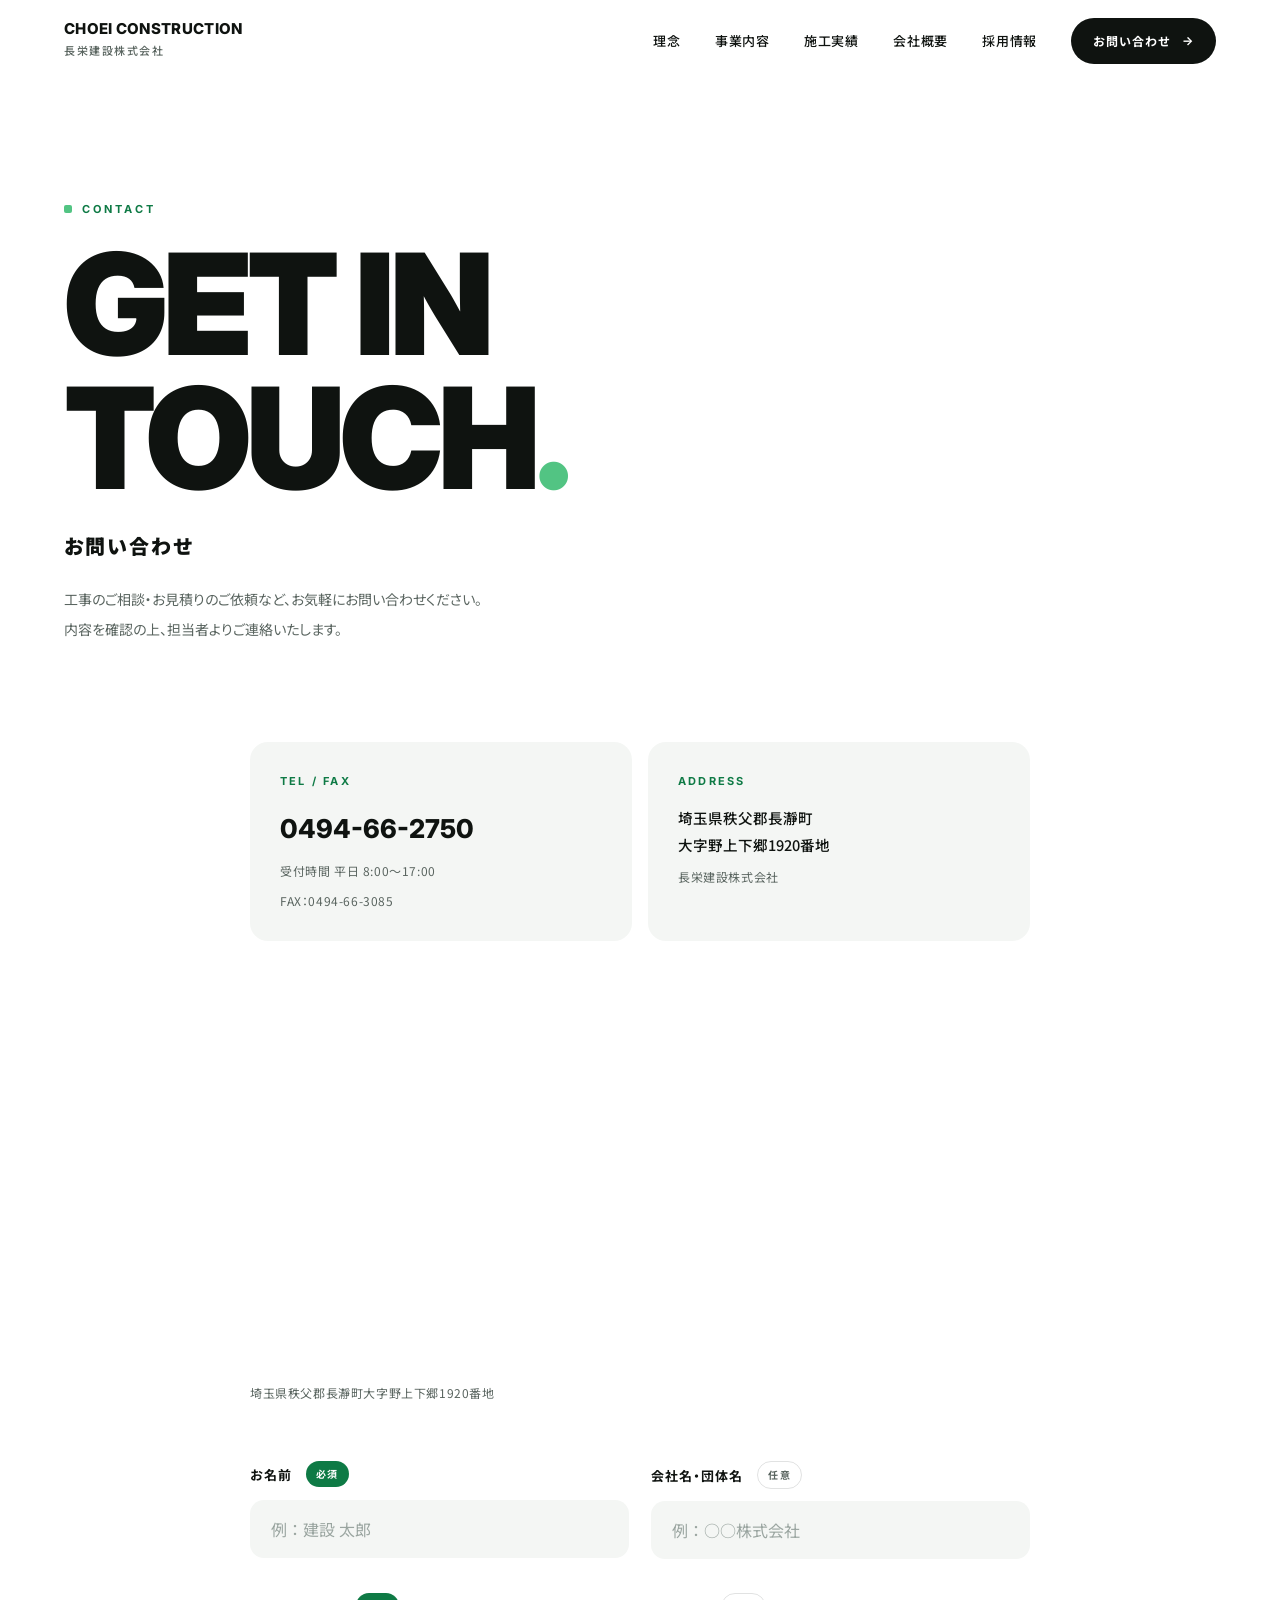
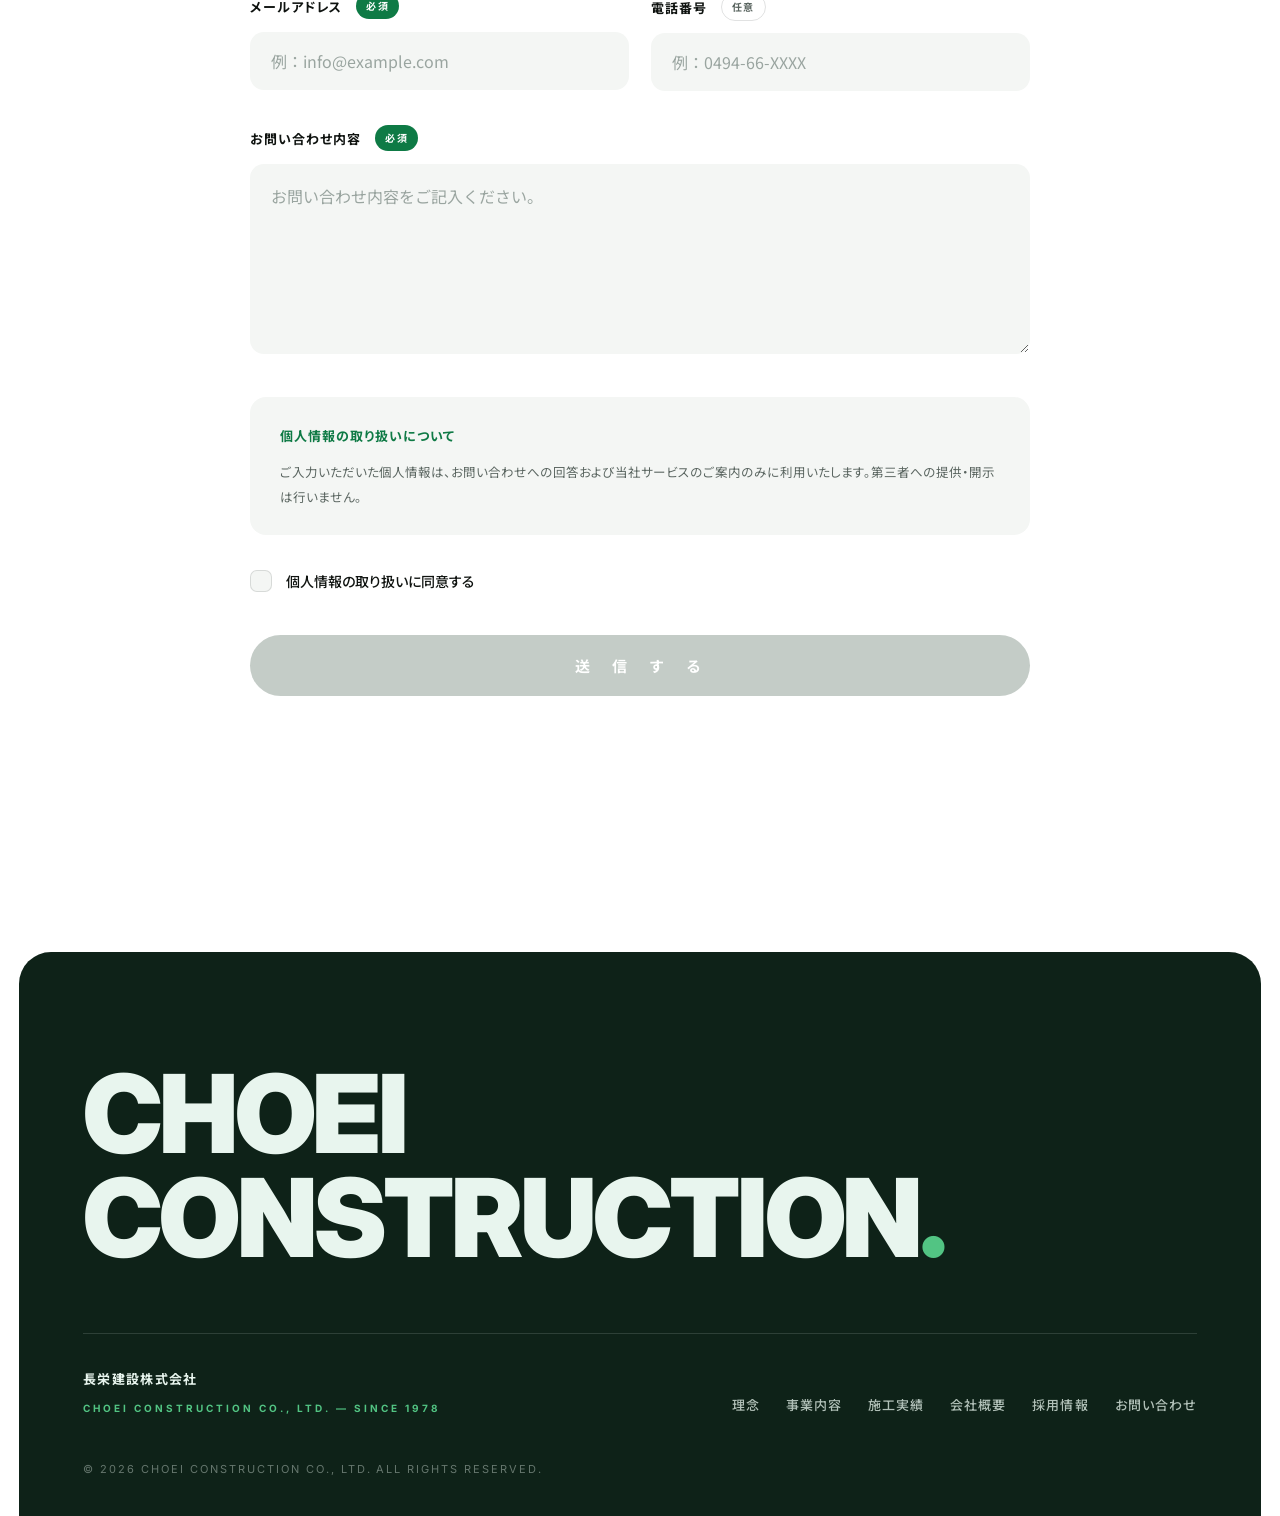
<file: contact.html>
<!DOCTYPE html>
<html lang="ja">
<head>
<meta charset="UTF-8">
<meta name="viewport" content="width=device-width, initial-scale=1.0">

<!-- Favicon -->
<link rel="icon" href="/favicon.ico" sizes="any">
<link rel="icon" type="image/svg+xml" href="/favicon.svg">
<link rel="icon" type="image/png" sizes="96x96" href="/favicon-96x96.png">
<link rel="apple-touch-icon" sizes="180x180" href="/apple-touch-icon.png">
<link rel="manifest" href="/site.webmanifest">
<meta name="theme-color" content="#ffffff">

<title>お問い合わせ | 長栄建設株式会社（埼玉県秩父・長瀞）</title>
<meta name="description" content="長栄建設株式会社へのお問い合わせページです。道路・河川・橋梁・管工事など土木工事のご相談、お見積りのご依頼はお気軽にどうぞ。埼玉県秩父郡長瀞町。TEL：0494-66-2750">
<meta name="keywords" content="長栄建設 お問い合わせ,土木工事 相談 秩父,建設会社 見積もり 長瀞,道路工事 依頼 埼玉">
<meta name="robots" content="index, follow">
<link rel="canonical" href="https://choei-construction.co.jp/contact.html">
<meta property="og:type" content="website">
<meta property="og:title" content="お問い合わせ | 長栄建設株式会社">
<meta property="og:description" content="土木工事のご相談・お見積りはお気軽にどうぞ。埼玉県秩父郡長瀞町の長栄建設株式会社。TEL：0494-66-2750">
<meta property="og:url" content="https://choei-construction.co.jp/contact.html">
<meta property="og:site_name" content="長栄建設株式会社">
<meta property="og:locale" content="ja_JP">
<link rel="preconnect" href="https://fonts.googleapis.com">
<link rel="preconnect" href="https://fonts.gstatic.com" crossorigin>
<link href="https://fonts.googleapis.com/css2?family=Inter:wght@500;700;800;900&family=Noto+Sans+JP:wght@400;500;700;900&display=swap" rel="stylesheet">
<link rel="stylesheet" href="assets/style.css?v=3">
<script>document.documentElement.classList.add('js');</script>
</head>
<body>

<header class="site-header">
  <a href="index.html" class="brand" aria-label="長栄建設株式会社 トップページ">
    <span class="brand-en">CHOEI CONSTRUCTION</span>
    <span class="brand-ja">長栄建設株式会社</span>
  </a>
  <nav class="global-nav" aria-label="グローバルナビゲーション">
    <a href="index.html#philosophy">理念</a>
    <a href="index.html#services">事業内容</a>
    <a href="index.html#works">施工実績</a>
    <a href="index.html#company">会社概要</a>
    <a href="recruit.html">採用情報</a>
    <a href="contact.html" class="btn btn-ink btn-sm">お問い合わせ<span class="arw">→</span></a>
  </nav>
  <button class="menu-btn" type="button" aria-expanded="false" aria-controls="menuOverlay" aria-label="メニューを開閉">
    <span></span><span></span>
  </button>
</header>

<div class="menu-overlay" id="menuOverlay">
  <nav aria-label="メニュー">
    <a href="index.html" style="--i:0">Top<small>トップ</small></a>
    <a href="index.html#philosophy" style="--i:1">Philosophy<small>理念</small></a>
    <a href="index.html#services" style="--i:2">Services<small>事業内容</small></a>
    <a href="index.html#works" style="--i:3">Works<small>施工実績</small></a>
    <a href="index.html#company" style="--i:4">Company<small>会社概要</small></a>
    <a href="recruit.html" style="--i:5">Recruit<small>採用情報</small></a>
    <a href="contact.html" style="--i:6">Contact<small>お問い合わせ</small></a>
  </nav>
  <div class="menu-foot">CHOEI CONSTRUCTION CO., LTD. — SINCE 1978</div>
</div>

<!-- HERO -->
<div class="page-hero">
  <div class="container">
    <p class="label">Contact</p>
    <h1>
      <span class="page-hero-en">Get in<br>Touch<span class="green">.</span></span>
      <span class="page-hero-ja">お問い合わせ</span>
    </h1>
    <p class="page-hero-lead">工事のご相談・お見積りのご依頼など、お気軽にお問い合わせください。<br>内容を確認の上、担当者よりご連絡いたします。</p>
  </div>
</div>

<section class="form-section" style="padding-top: 20px;">
  <div class="container">
    <div class="form-wrap">

      <!-- 連絡先カード -->
      <div class="info-cards reveal">
        <div class="info-card">
          <h4>Tel / Fax</h4>
          <p class="big"><a href="tel:0494-66-2750" style="text-decoration:none;">0494-66-2750</a></p>
          <small>受付時間 平日 8:00〜17:00</small>
          <small>FAX：0494-66-3085</small>
        </div>
        <div class="info-card">
          <h4>Address</h4>
          <p>埼玉県秩父郡長瀞町<br>大字野上下郷1920番地</p>
          <small>長栄建設株式会社</small>
        </div>
      </div>

      <!-- アクセスマップ -->
      <div class="map-box reveal">
        <iframe
          src="https://maps.google.com/maps?q=36.1239417,139.1087393&z=16&output=embed&hl=ja"
          width="100%"
          height="380"
          style="border:0;display:block;"
          allowfullscreen=""
          loading="lazy"
          referrerpolicy="no-referrer-when-downgrade"
          title="長栄建設株式会社 アクセスマップ">
        </iframe>
      </div>
      <p class="map-note">埼玉県秩父郡長瀞町大字野上下郷1920番地</p>

      <!-- フォーム -->
      <div id="formArea">
        <form id="contactForm" action="https://formspree.io/f/mwvwkrlb" method="POST" onsubmit="handleSubmit(event)" novalidate>

          <div class="form-row">
            <div class="form-group">
              <label>お名前 <span class="badge-req">必須</span></label>
              <input type="text" id="name" name="お名前" placeholder="例：建設 太郎" required>
            </div>
            <div class="form-group">
              <label>会社名・団体名 <span class="badge-opt">任意</span></label>
              <input type="text" id="company" name="会社名・団体名" placeholder="例：○○株式会社">
            </div>
          </div>

          <div class="form-row">
            <div class="form-group">
              <label>メールアドレス <span class="badge-req">必須</span></label>
              <input type="email" id="email" name="email" placeholder="例：info@example.com" required>
            </div>
            <div class="form-group">
              <label>電話番号 <span class="badge-opt">任意</span></label>
              <input type="tel" id="tel" name="電話番号" placeholder="例：0494-66-XXXX">
            </div>
          </div>

          <div class="form-group">
            <label>お問い合わせ内容 <span class="badge-req">必須</span></label>
            <textarea id="message" name="お問い合わせ内容" placeholder="お問い合わせ内容をご記入ください。" required></textarea>
          </div>

          <div class="privacy-box">
            <h3>個人情報の取り扱いについて</h3>
            <p>ご入力いただいた個人情報は、お問い合わせへの回答および当社サービスのご案内のみに利用いたします。第三者への提供・開示は行いません。</p>
          </div>

          <label class="agree-row" for="agree">
            <input type="checkbox" id="agree">
            <span class="custom-check"></span>
            <span class="agree-label">個人情報の取り扱いに同意する</span>
          </label>

          <button type="submit" class="submit-btn" id="submitBtn" disabled>送　信　す　る</button>
        </form>
      </div>

      <!-- 送信完了メッセージ -->
      <div class="complete-msg" id="completeMsg">
        <div class="icon">✅</div>
        <h2>送信が完了しました</h2>
        <p>お問い合わせいただきありがとうございます。<br>内容を確認の上、担当者より3営業日以内にご連絡いたします。</p>
        <a href="index.html" class="btn btn-outline">トップページに戻る</a>
      </div>

    </div>
  </div>
</section>

<footer class="site-footer">
  <div class="container">
    <p class="footer-brand">CHOEI<br>CONSTRUCTION<em>.</em></p>
    <div class="footer-mid">
      <div class="footer-co">長栄建設株式会社<small>Choei Construction Co., Ltd. — Since 1978</small></div>
      <nav class="footer-nav" aria-label="フッターナビゲーション">
        <a href="index.html#philosophy">理念</a>
        <a href="index.html#services">事業内容</a>
        <a href="index.html#works">施工実績</a>
        <a href="index.html#company">会社概要</a>
        <a href="recruit.html">採用情報</a>
        <a href="contact.html">お問い合わせ</a>
      </nav>
    </div>
    <p class="footer-copy">© 2026 CHOEI CONSTRUCTION CO., LTD. ALL RIGHTS RESERVED.</p>
  </div>
</footer>

<script>
  document.getElementById('agree').addEventListener('change', function() {
    document.getElementById('submitBtn').disabled = !this.checked;
  });

  async function handleSubmit(e) {
    e.preventDefault();

    const name = document.getElementById('name').value.trim();
    const email = document.getElementById('email').value.trim();
    const message = document.getElementById('message').value.trim();

    if (!name || !email || !message) {
      alert('必須項目をすべてご入力ください。');
      return;
    }
    if (!/^[^\s@]+@[^\s@]+\.[^\s@]+$/.test(email)) {
      alert('メールアドレスの形式が正しくありません。');
      return;
    }

    const form = document.getElementById('contactForm');
    const btn = document.getElementById('submitBtn');
    btn.textContent = '送　信　中　…';
    btn.disabled = true;

    try {
      const response = await fetch(form.action, {
        method: 'POST',
        body: new FormData(form),
        headers: { 'Accept': 'application/json' }
      });

      if (response.ok) {
        document.getElementById('formArea').style.display = 'none';
        document.getElementById('completeMsg').style.display = 'block';
        window.scrollTo({ top: 0, behavior: 'smooth' });
      } else {
        alert('送信に失敗しました。しばらく経ってから再度お試しください。');
        btn.textContent = '送　信　す　る';
        btn.disabled = false;
      }
    } catch (error) {
      alert('通信エラーが発生しました。しばらく経ってから再度お試しください。');
      btn.textContent = '送　信　す　る';
      btn.disabled = false;
    }
  }
</script>
<script src="assets/site.js?v=1"></script>
</body>
</html>
</file>
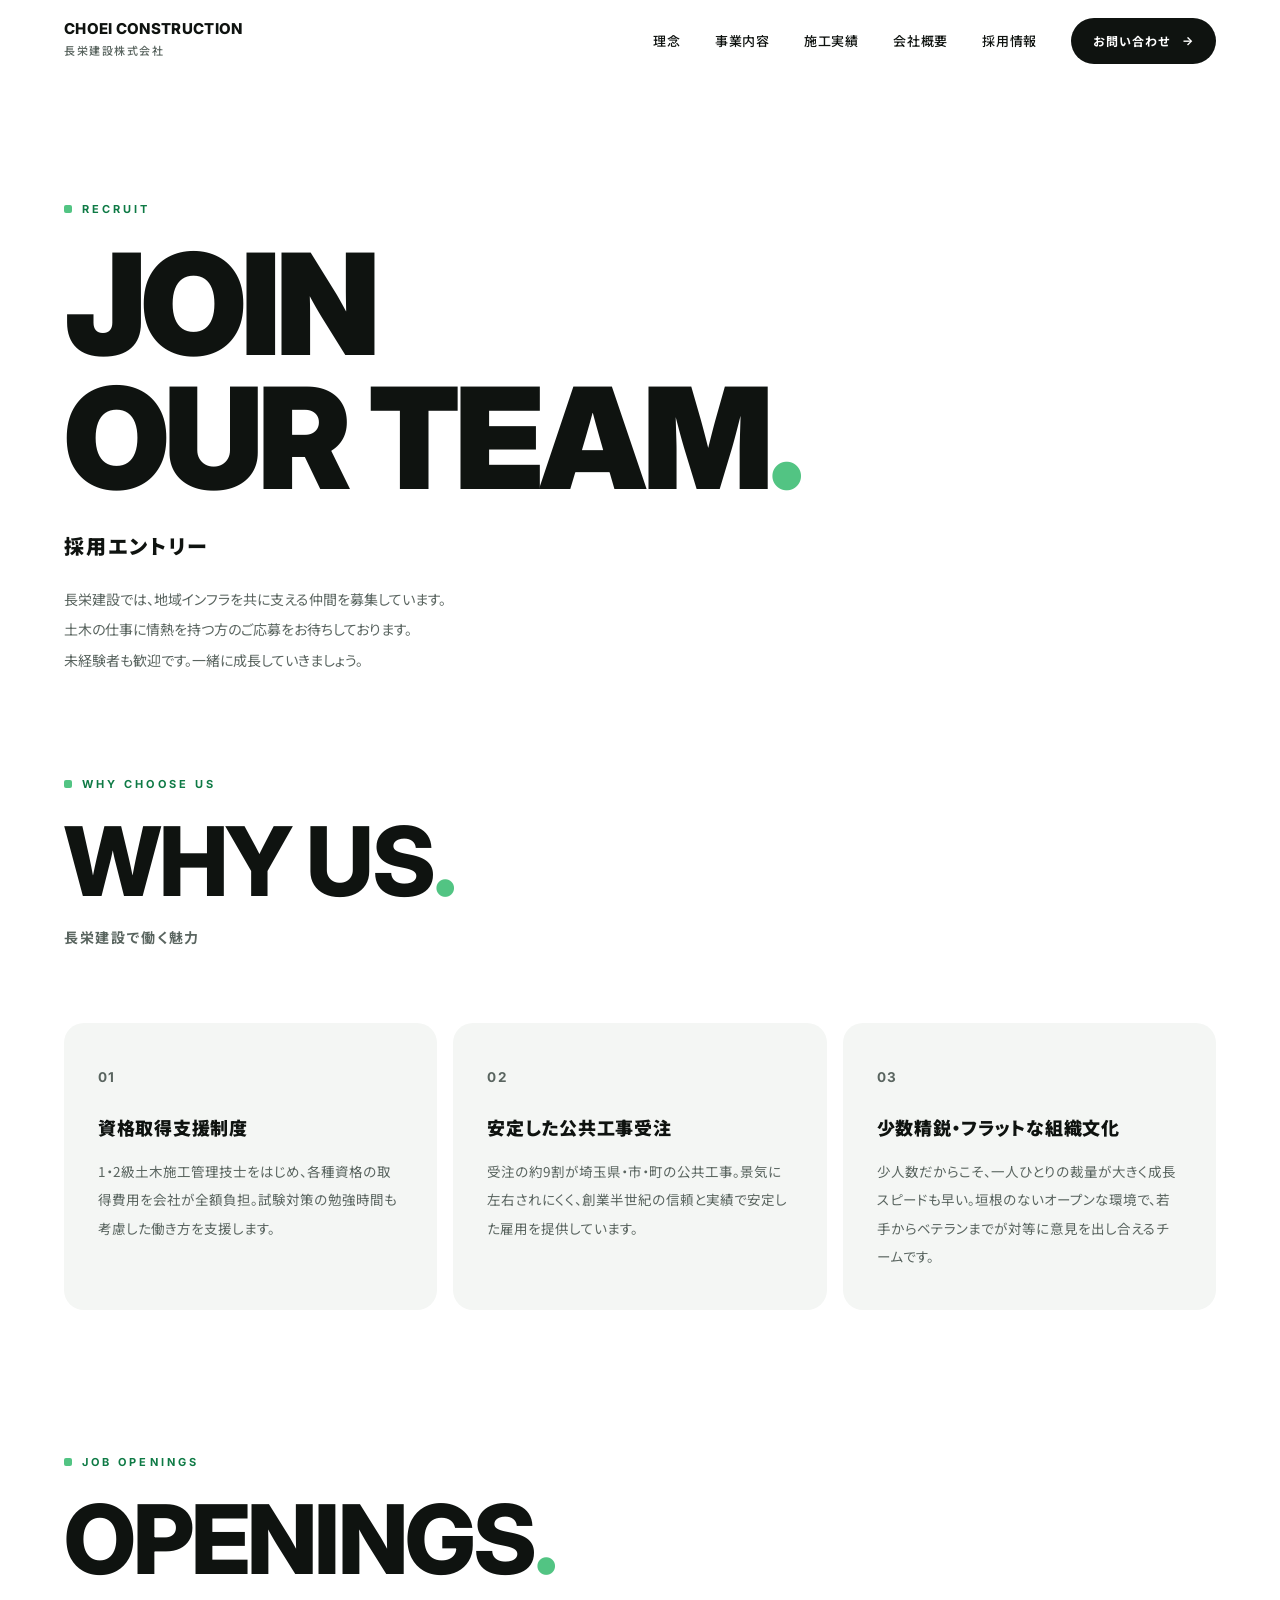
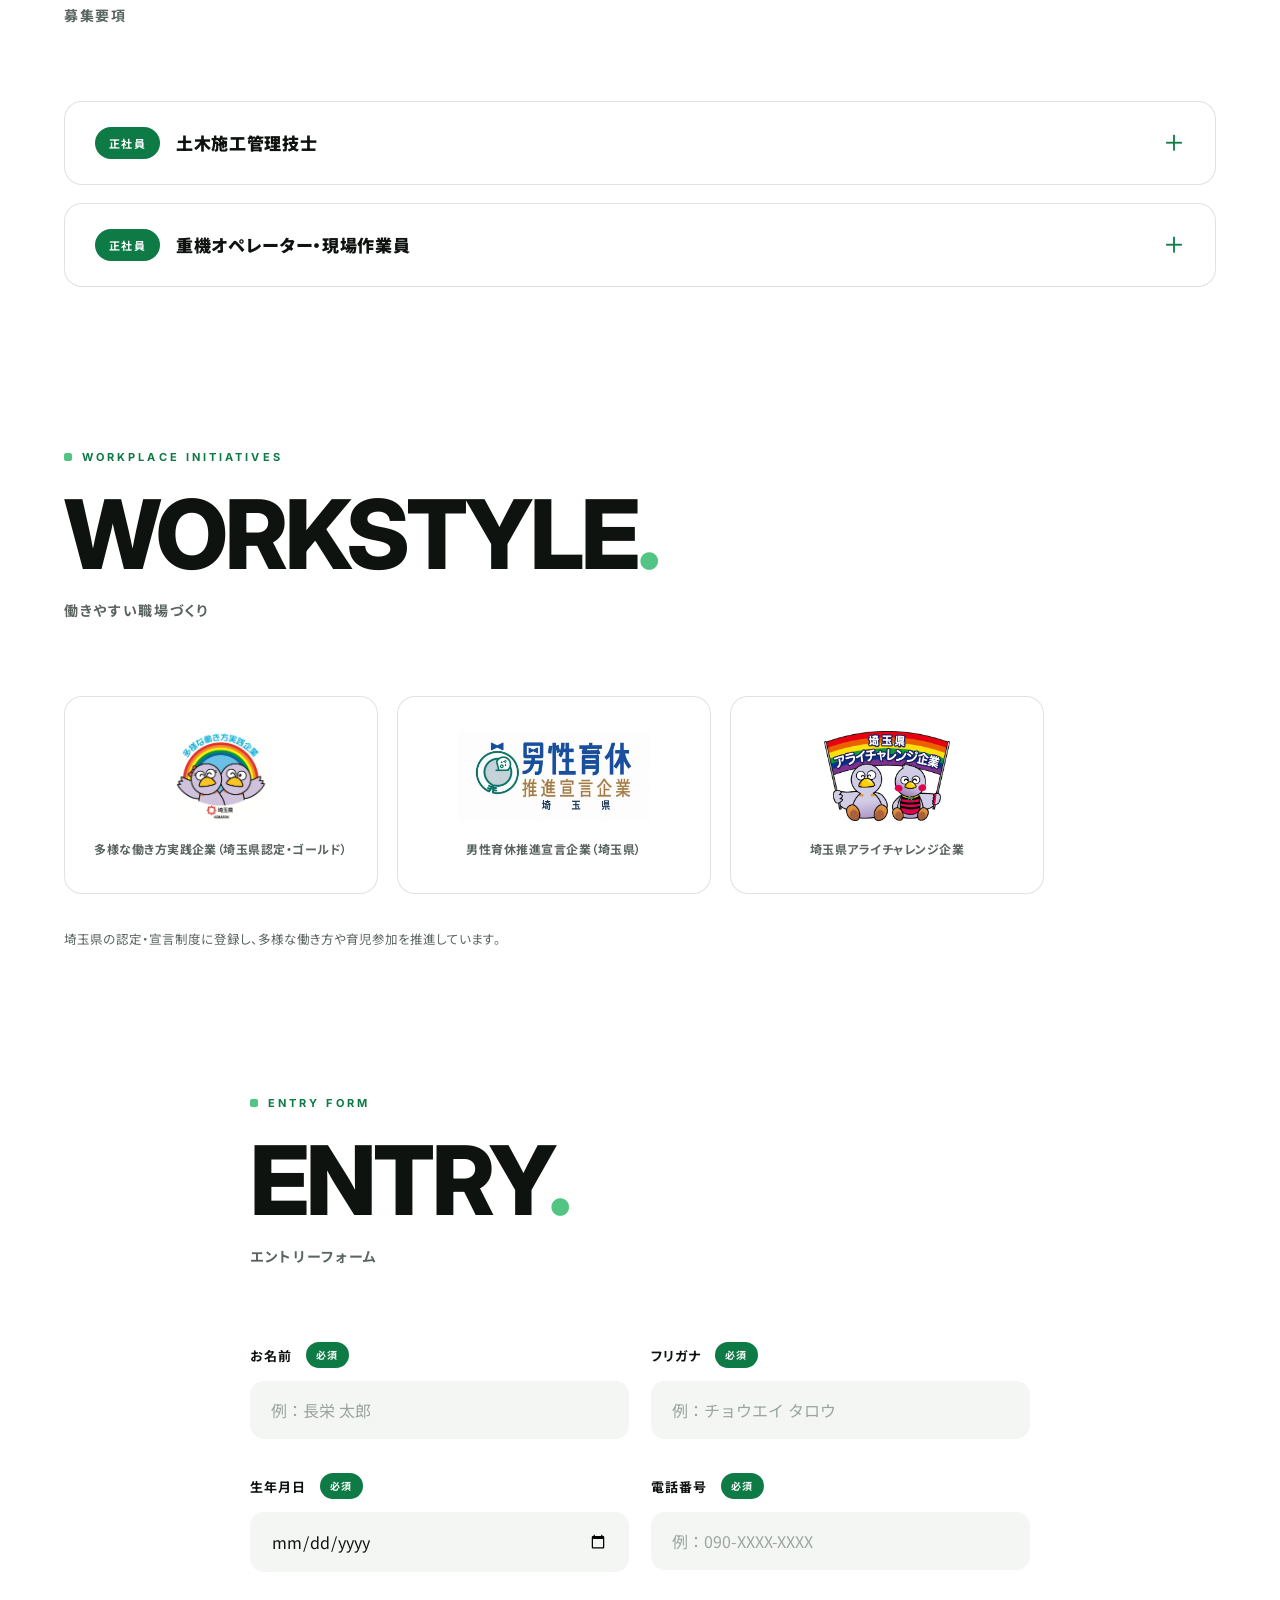
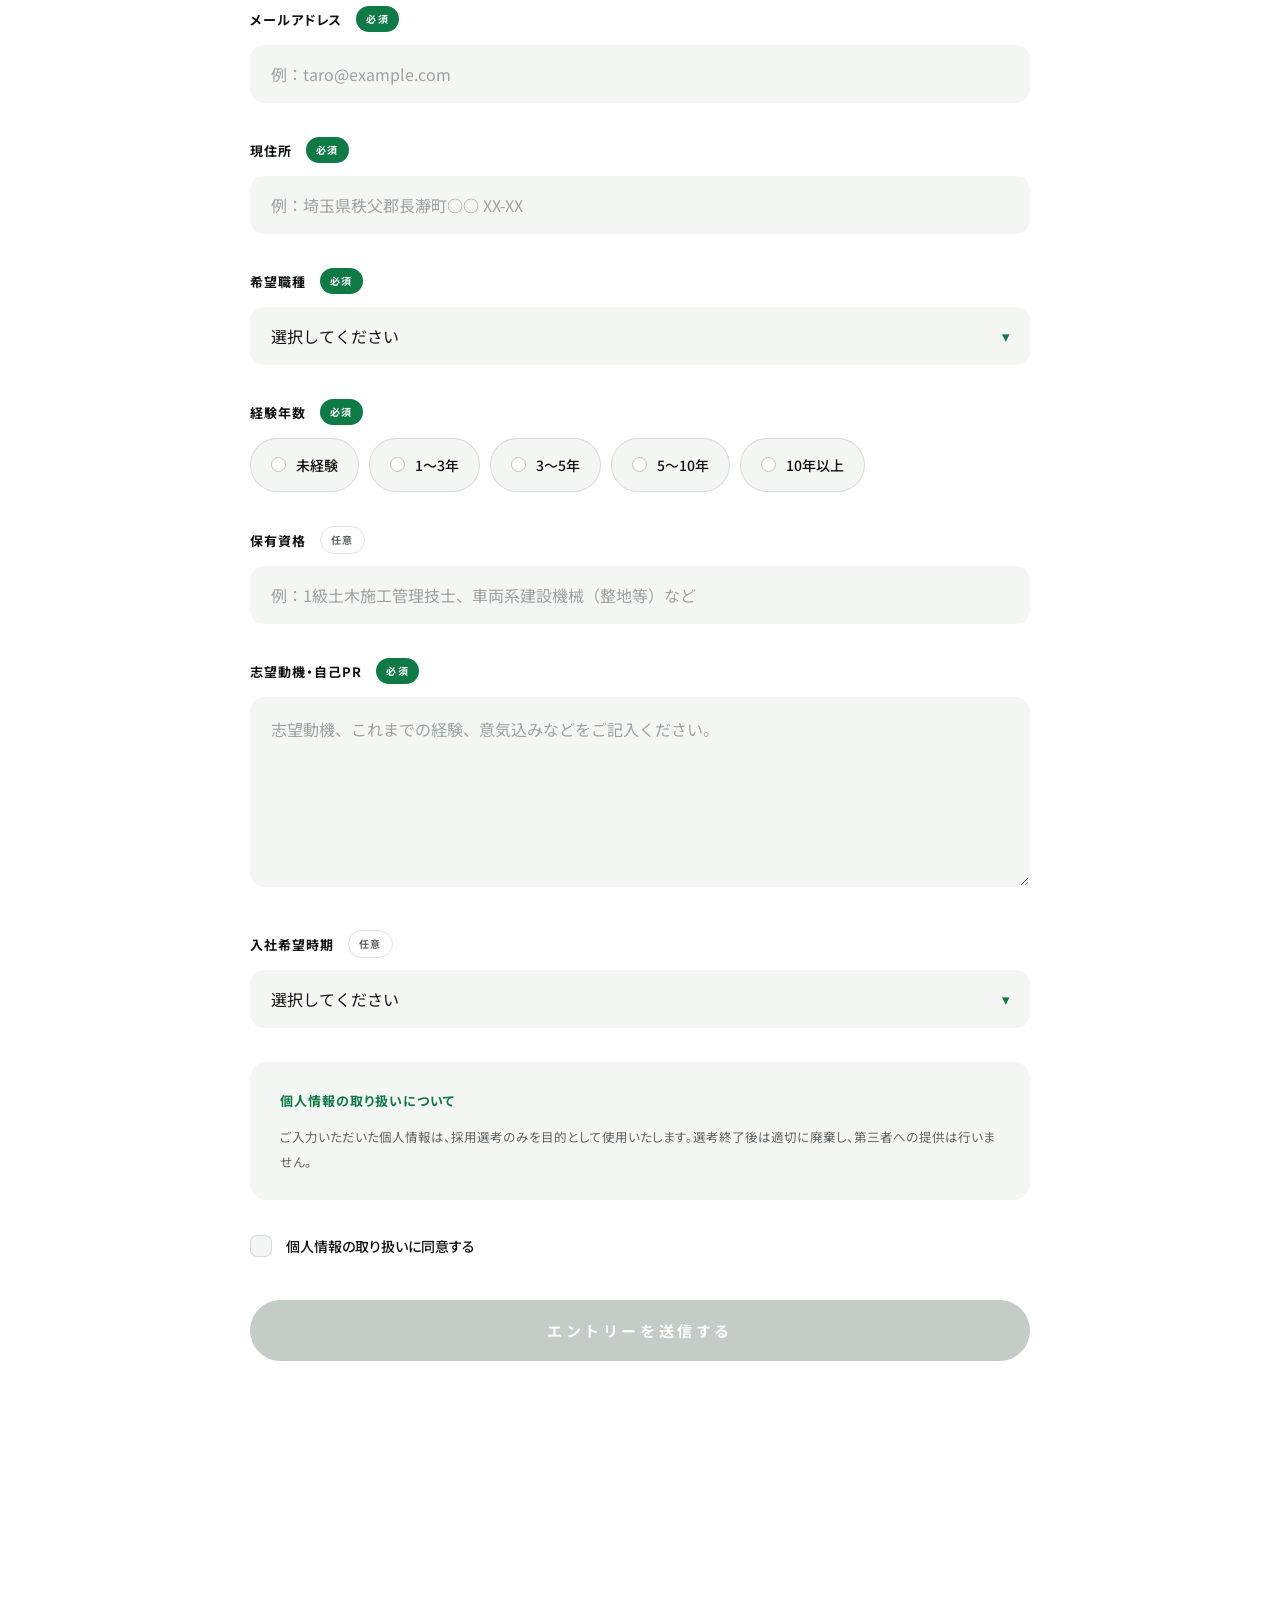
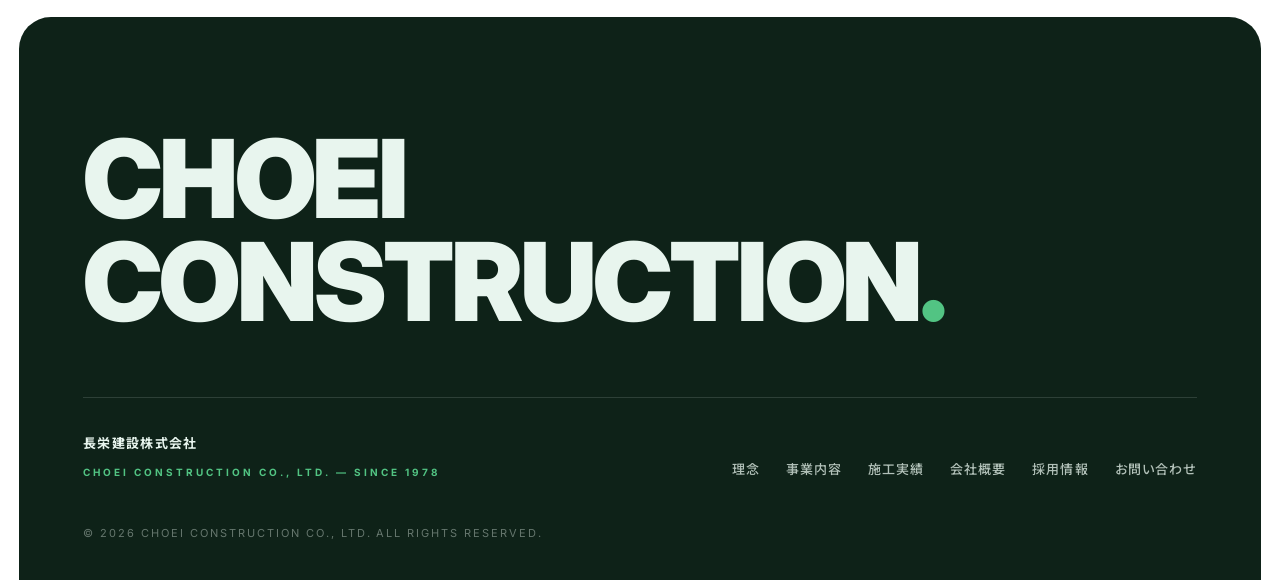
<file: recruit.html>
<!DOCTYPE html>
<html lang="ja">
<head>
<meta charset="UTF-8">
<meta name="viewport" content="width=device-width, initial-scale=1.0">

<!-- Favicon -->
<link rel="icon" href="/favicon.ico" sizes="any">
<link rel="icon" type="image/svg+xml" href="/favicon.svg">
<link rel="icon" type="image/png" sizes="96x96" href="/favicon-96x96.png">
<link rel="apple-touch-icon" sizes="180x180" href="/apple-touch-icon.png">
<link rel="manifest" href="/site.webmanifest">
<meta name="theme-color" content="#ffffff">

<title>採用情報・求人 | 長栄建設株式会社（埼玉県秩父・長瀞）</title>
<meta name="description" content="長栄建設株式会社の採用情報ページです。土木施工管理技士・重機オペレーター・現場作業員を募集中。未経験者歓迎。週休二日制・賞与有・資格取得支援制度あり。埼玉県秩父郡長瀞町。">
<meta name="keywords" content="長栄建設 求人,土木施工管理技士 求人 秩父,建設会社 採用 埼玉,重機オペレーター 求人 長瀞,土木工事 未経験 求人,建設業 求人 秩父,長瀞町 求人">
<meta name="robots" content="index, follow">
<link rel="canonical" href="https://choei-construction.co.jp/recruit.html">
<meta property="og:type" content="website">
<meta property="og:title" content="採用情報・求人 | 長栄建設株式会社">
<meta property="og:description" content="土木施工管理技士・重機オペレーター募集中。未経験者歓迎。週休二日制・賞与有。埼玉県秩父郡長瀞町の長栄建設株式会社。">
<meta property="og:url" content="https://choei-construction.co.jp/recruit.html">
<meta property="og:site_name" content="長栄建設株式会社">
<meta property="og:locale" content="ja_JP">

<!-- 求人構造化データ -->
<script type="application/ld+json">
{
  "@context": "https://schema.org",
  "@type": "JobPosting",
  "title": "土木施工管理技士・現場作業員",
  "description": "道路・河川・橋梁・管工事などの土木工事に携わるスタッフを募集しています。未経験者歓迎。資格取得支援制度あり。",
  "datePosted": "2026-09-22",
  "validThrough": "2027-09-30T23:59:59+09:00",
  "hiringOrganization": {
    "@type": "Organization",
    "name": "長栄建設株式会社",
    "sameAs": "https://choei-construction.co.jp/"
  },
  "jobLocation": {
    "@type": "Place",
    "address": {
      "@type": "PostalAddress",
      "streetAddress": "大字野上下郷1920番地",
      "addressLocality": "秩父郡長瀞町",
      "addressRegion": "埼玉県",
      "postalCode": "369-1302",
      "addressCountry": "JP"
    }
  },
  "employmentType": "FULL_TIME",
  "workHours": "8:00〜17:00",
  "jobBenefits": "週休二日制、各種社会保険完備、賞与有、資格取得支援制度",
  "qualifications": "普通自動車運転免許（AT限定不可）",
  "industry": "建設・土木"
}
</script>
<link rel="preconnect" href="https://fonts.googleapis.com">
<link rel="preconnect" href="https://fonts.gstatic.com" crossorigin>
<link href="https://fonts.googleapis.com/css2?family=Inter:wght@500;700;800;900&family=Noto+Sans+JP:wght@400;500;700;900&display=swap" rel="stylesheet">
<link rel="stylesheet" href="assets/style.css?v=3">
<script>document.documentElement.classList.add('js');</script>
</head>
<body>

<header class="site-header">
  <a href="index.html" class="brand" aria-label="長栄建設株式会社 トップページ">
    <span class="brand-en">CHOEI CONSTRUCTION</span>
    <span class="brand-ja">長栄建設株式会社</span>
  </a>
  <nav class="global-nav" aria-label="グローバルナビゲーション">
    <a href="index.html#philosophy">理念</a>
    <a href="index.html#services">事業内容</a>
    <a href="index.html#works">施工実績</a>
    <a href="index.html#company">会社概要</a>
    <a href="recruit.html">採用情報</a>
    <a href="contact.html" class="btn btn-ink btn-sm">お問い合わせ<span class="arw">→</span></a>
  </nav>
  <button class="menu-btn" type="button" aria-expanded="false" aria-controls="menuOverlay" aria-label="メニューを開閉">
    <span></span><span></span>
  </button>
</header>

<div class="menu-overlay" id="menuOverlay">
  <nav aria-label="メニュー">
    <a href="index.html" style="--i:0">Top<small>トップ</small></a>
    <a href="index.html#philosophy" style="--i:1">Philosophy<small>理念</small></a>
    <a href="index.html#services" style="--i:2">Services<small>事業内容</small></a>
    <a href="index.html#works" style="--i:3">Works<small>施工実績</small></a>
    <a href="index.html#company" style="--i:4">Company<small>会社概要</small></a>
    <a href="recruit.html" style="--i:5">Recruit<small>採用情報</small></a>
    <a href="contact.html" style="--i:6">Contact<small>お問い合わせ</small></a>
  </nav>
  <div class="menu-foot">CHOEI CONSTRUCTION CO., LTD. — SINCE 1978</div>
</div>

<!-- HERO -->
<div class="page-hero">
  <div class="container">
    <p class="label">Recruit</p>
    <h1>
      <span class="page-hero-en">Join<br>Our Team<span class="green">.</span></span>
      <span class="page-hero-ja">採用エントリー</span>
    </h1>
    <p class="page-hero-lead">長栄建設では、地域インフラを共に支える仲間を募集しています。<br>土木の仕事に情熱を持つ方のご応募をお待ちしております。<br>未経験者も歓迎です。一緒に成長していきましょう。</p>
  </div>
</div>

<!-- APPEAL -->
<section class="appeal" style="padding-top: 20px;">
  <div class="container">
    <div class="sec-head reveal">
      <p class="label">Why Choose Us</p>
      <h2 class="sec-title-en">Why Us<span class="accent-dot">.</span></h2>
      <p class="sec-title-ja">長栄建設で働く魅力</p>
    </div>
    <div class="appeal-grid">
      <div class="appeal-card reveal">
        <p class="appeal-num">01</p>
        <h3>資格取得支援制度</h3>
        <p>1・2級土木施工管理技士をはじめ、各種資格の取得費用を会社が全額負担。試験対策の勉強時間も考慮した働き方を支援します。</p>
      </div>
      <div class="appeal-card reveal" style="--d:0.1s">
        <p class="appeal-num">02</p>
        <h3>安定した公共工事受注</h3>
        <p>受注の約9割が埼玉県・市・町の公共工事。景気に左右されにくく、創業半世紀の信頼と実績で安定した雇用を提供しています。</p>
      </div>
      <div class="appeal-card reveal" style="--d:0.2s">
        <p class="appeal-num">03</p>
        <h3>少数精鋭・フラットな組織文化</h3>
        <p>少人数だからこそ、一人ひとりの裁量が大きく成長スピードも早い。垣根のないオープンな環境で、若手からベテランまでが対等に意見を出し合えるチームです。</p>
      </div>
    </div>
  </div>
</section>

<!-- JOBS -->
<section class="jobs" style="padding-top: 0;">
  <div class="container">
    <div class="sec-head reveal">
      <p class="label">Job Openings</p>
      <h2 class="sec-title-en">Openings<span class="accent-dot">.</span></h2>
      <p class="sec-title-ja">募集要項</p>
    </div>

    <div class="job-card reveal" id="job1">
      <div class="job-header" onclick="toggleJob('job1')">
        <div class="job-header-left">
          <span class="job-tag">正社員</span>
          <span class="job-title">土木施工管理技士</span>
        </div>
        <span class="job-toggle">＋</span>
      </div>
      <div class="job-body">
        <table class="job-table">
          <tr><th>仕事内容</th><td>道路・河川・砂防・管工事などの施工管理業務全般。現場の安全管理・品質管理・工程管理・原価管理を担当していただきます。</td></tr>
          <tr><th>応募資格</th><td>普通自動車運転免許（AT限定不可）</td></tr>
          <tr><th>雇用形態</th><td>正社員（試用期間3ヶ月）</td></tr>
          <tr><th>勤務時間</th><td>8:00〜17:00（実働8時間）</td></tr>
          <tr><th>休日・休暇</th><td>週休二日制（土・日曜日）、祝日、夏季休暇、年末年始休暇</td></tr>
          <tr><th>福利厚生</th><td>各種社会保険完備（健康・厚生年金・雇用・労災）<br>退職金制度、資格取得支援制度、制服支給</td></tr>
          <tr><th>勤務地</th><td>埼玉県秩父郡長瀞町および埼玉県内各現場</td></tr>
        </table>
      </div>
    </div>

    <div class="job-card reveal" id="job2" style="--d:0.1s">
      <div class="job-header" onclick="toggleJob('job2')">
        <div class="job-header-left">
          <span class="job-tag">正社員</span>
          <span class="job-title">重機オペレーター・現場作業員</span>
        </div>
        <span class="job-toggle">＋</span>
      </div>
      <div class="job-body">
        <table class="job-table">
          <tr><th>仕事内容</th><td>道路・河川・土木工事における重機操作および現場作業。バックホウ・ブルドーザー等の操作、土工・舗装・管工事の補助作業など。</td></tr>
          <tr><th>応募資格</th><td>普通自動車運転免許（AT限定不可）</td></tr>
          <tr><th>雇用形態</th><td>正社員（試用期間3ヶ月）</td></tr>
          <tr><th>勤務時間</th><td>8:00〜17:00（実働8時間）</td></tr>
          <tr><th>休日・休暇</th><td>週休二日制（土・日曜日）、祝日、夏季休暇、年末年始休暇</td></tr>
          <tr><th>福利厚生</th><td>各種社会保険完備、退職金制度、資格取得支援制度、制服支給</td></tr>
          <tr><th>勤務地</th><td>埼玉県秩父郡長瀞町および埼玉県内各現場</td></tr>
        </table>
      </div>
    </div>

  </div>
</section>

<!-- WORKSTYLE CERTIFICATIONS -->
<section class="certs" id="workstyle" style="padding-top: 0;">
  <div class="container">
    <div class="sec-head reveal">
      <p class="label">Workplace Initiatives</p>
      <h2 class="sec-title-en">Workstyle<span class="accent-dot">.</span></h2>
      <p class="sec-title-ja">働きやすい職場づくり</p>
    </div>
    <ul class="certs-grid certs-grid-3">
      <li class="cert-card reveal">
        <img src="logos/saitama-tayou-hatarakikata.jpg" alt="" loading="lazy" decoding="async">
        <p>多様な働き方実践企業（埼玉県認定・ゴールド）</p>
      </li>
      <li class="cert-card reveal" style="--d:0.1s">
        <img src="logos/saitama-dansei-ikukyu.jpg" alt="" loading="lazy" decoding="async">
        <p>男性育休推進宣言企業（埼玉県）</p>
      </li>
      <li class="cert-card reveal" style="--d:0.2s">
        <img src="logos/saitama-ally-challenge.png" alt="" loading="lazy" decoding="async">
        <p>埼玉県アライチャレンジ企業</p>
      </li>
    </ul>
    <p class="certs-note reveal">埼玉県の認定・宣言制度に登録し、多様な働き方や育児参加を推進しています。</p>
  </div>
</section>

<!-- ENTRY FORM -->
<section class="form-section" id="entryForm" style="padding-top: 0;">
  <div class="container">
    <div class="form-wrap">
      <div class="sec-head reveal">
        <p class="label">Entry Form</p>
        <h2 class="sec-title-en">Entry<span class="accent-dot">.</span></h2>
        <p class="sec-title-ja">エントリーフォーム</p>
      </div>

      <div id="formArea">
        <form id="recruitForm" action="https://formspree.io/f/mvzvowka" method="POST" onsubmit="handleSubmit(event)" novalidate>

          <div class="form-row">
            <div class="form-group">
              <label>お名前 <span class="badge-req">必須</span></label>
              <input type="text" id="name" name="お名前" placeholder="例：長栄 太郎" required>
            </div>
            <div class="form-group">
              <label>フリガナ <span class="badge-req">必須</span></label>
              <input type="text" id="kana" name="フリガナ" placeholder="例：チョウエイ タロウ" required>
            </div>
          </div>

          <div class="form-row">
            <div class="form-group">
              <label>生年月日 <span class="badge-req">必須</span></label>
              <input type="date" id="birthdate" name="生年月日" required>
            </div>
            <div class="form-group">
              <label>電話番号 <span class="badge-req">必須</span></label>
              <input type="tel" id="tel" name="電話番号" placeholder="例：090-XXXX-XXXX" required>
            </div>
          </div>

          <div class="form-group">
            <label>メールアドレス <span class="badge-req">必須</span></label>
            <input type="email" id="email" name="email" placeholder="例：taro@example.com" required>
          </div>

          <div class="form-group">
            <label>現住所 <span class="badge-req">必須</span></label>
            <input type="text" id="address" name="現住所" placeholder="例：埼玉県秩父郡長瀞町○○ XX-XX" required>
          </div>

          <div class="form-group">
            <label>希望職種 <span class="badge-req">必須</span></label>
            <div class="select-wrap">
              <select id="position" name="希望職種" required>
                <option value="" disabled selected>選択してください</option>
                <option value="engineer">土木施工管理技士</option>
                <option value="operator">重機オペレーター・現場作業員</option>
                <option value="other">その他（自由記入）</option>
              </select>
            </div>
          </div>

          <div class="form-group">
            <label>経験年数 <span class="badge-req">必須</span></label>
            <div class="radio-group">
              <label class="radio-label"><input type="radio" name="experience" value="none"><span class="radio-dot"></span>未経験</label>
              <label class="radio-label"><input type="radio" name="experience" value="1-3"><span class="radio-dot"></span>1〜3年</label>
              <label class="radio-label"><input type="radio" name="experience" value="3-5"><span class="radio-dot"></span>3〜5年</label>
              <label class="radio-label"><input type="radio" name="experience" value="5-10"><span class="radio-dot"></span>5〜10年</label>
              <label class="radio-label"><input type="radio" name="experience" value="10+"><span class="radio-dot"></span>10年以上</label>
            </div>
          </div>

          <div class="form-group">
            <label>保有資格 <span class="badge-opt">任意</span></label>
            <input type="text" id="license" name="保有資格" placeholder="例：1級土木施工管理技士、車両系建設機械（整地等）など">
          </div>

          <div class="form-group">
            <label>志望動機・自己PR <span class="badge-req">必須</span></label>
            <textarea id="motivation" name="志望動機・自己PR" placeholder="志望動機、これまでの経験、意気込みなどをご記入ください。" required></textarea>
          </div>

          <div class="form-group">
            <label>入社希望時期 <span class="badge-opt">任意</span></label>
            <div class="select-wrap">
              <select id="startdate" name="入社希望時期">
                <option value="" disabled selected>選択してください</option>
                <option value="asap">できるだけ早く</option>
                <option value="1month">1ヶ月以内</option>
                <option value="3months">3ヶ月以内</option>
                <option value="6months">6ヶ月以内</option>
                <option value="undecided">未定</option>
              </select>
            </div>
          </div>

          <div class="privacy-box">
            <h3>個人情報の取り扱いについて</h3>
            <p>ご入力いただいた個人情報は、採用選考のみを目的として使用いたします。選考終了後は適切に廃棄し、第三者への提供は行いません。</p>
          </div>

          <label class="agree-row" for="agree">
            <input type="checkbox" id="agree">
            <span class="custom-check"></span>
            <span class="agree-label">個人情報の取り扱いに同意する</span>
          </label>

          <button type="submit" class="submit-btn" id="submitBtn" disabled>エントリーを送信する</button>
        </form>
      </div>

      <div class="complete-msg" id="completeMsg">
        <div class="icon">✅</div>
        <h2>エントリーを受け付けました</h2>
        <p>ご応募いただきありがとうございます。<br>内容を確認の上、5営業日以内に担当者よりご連絡いたします。<br>しばらくお待ちください。</p>
        <a href="index.html" class="btn btn-outline">トップページに戻る</a>
      </div>
    </div>
  </div>
</section>

<footer class="site-footer">
  <div class="container">
    <p class="footer-brand">CHOEI<br>CONSTRUCTION<em>.</em></p>
    <div class="footer-mid">
      <div class="footer-co">長栄建設株式会社<small>Choei Construction Co., Ltd. — Since 1978</small></div>
      <nav class="footer-nav" aria-label="フッターナビゲーション">
        <a href="index.html#philosophy">理念</a>
        <a href="index.html#services">事業内容</a>
        <a href="index.html#works">施工実績</a>
        <a href="index.html#company">会社概要</a>
        <a href="recruit.html">採用情報</a>
        <a href="contact.html">お問い合わせ</a>
      </nav>
    </div>
    <p class="footer-copy">© 2026 CHOEI CONSTRUCTION CO., LTD. ALL RIGHTS RESERVED.</p>
  </div>
</footer>

<script>
  // 募集要項アコーディオン
  function toggleJob(id) {
    const card = document.getElementById(id);
    card.classList.toggle('open');
  }

  // チェックボックスでボタン有効化
  document.getElementById('agree').addEventListener('change', function() {
    document.getElementById('submitBtn').disabled = !this.checked;
  });

  // フォーム送信
  async function handleSubmit(e) {
    e.preventDefault();
    const name = document.getElementById('name').value.trim();
    const kana = document.getElementById('kana').value.trim();
    const tel = document.getElementById('tel').value.trim();
    const email = document.getElementById('email').value.trim();
    const address = document.getElementById('address').value.trim();
    const position = document.getElementById('position').value;
    const experience = document.querySelector('input[name="experience"]:checked');
    const motivation = document.getElementById('motivation').value.trim();

    if (!name || !kana || !tel || !email || !address || !position || !experience || !motivation) {
      alert('必須項目をすべてご入力ください。');
      return;
    }
    if (!/^[^\s@]+@[^\s@]+\.[^\s@]+$/.test(email)) {
      alert('メールアドレスの形式が正しくありません。');
      return;
    }

    const form = document.getElementById('recruitForm');
    const btn = document.getElementById('submitBtn');
    btn.textContent = '送　信　中　…';
    btn.disabled = true;

    try {
      const response = await fetch(form.action, {
        method: 'POST',
        body: new FormData(form),
        headers: { 'Accept': 'application/json' }
      });

      if (response.ok) {
        document.getElementById('formArea').style.display = 'none';
        document.getElementById('completeMsg').style.display = 'block';
        window.scrollTo({ top: 0, behavior: 'smooth' });
      } else {
        alert('送信に失敗しました。しばらく経ってから再度お試しください。');
        btn.textContent = 'エントリーを送信する';
        btn.disabled = false;
      }
    } catch (error) {
      alert('通信エラーが発生しました。しばらく経ってから再度お試しください。');
      btn.textContent = 'エントリーを送信する';
      btn.disabled = false;
    }
  }
</script>
<script src="assets/site.js?v=1"></script>
</body>
</html>
</file>
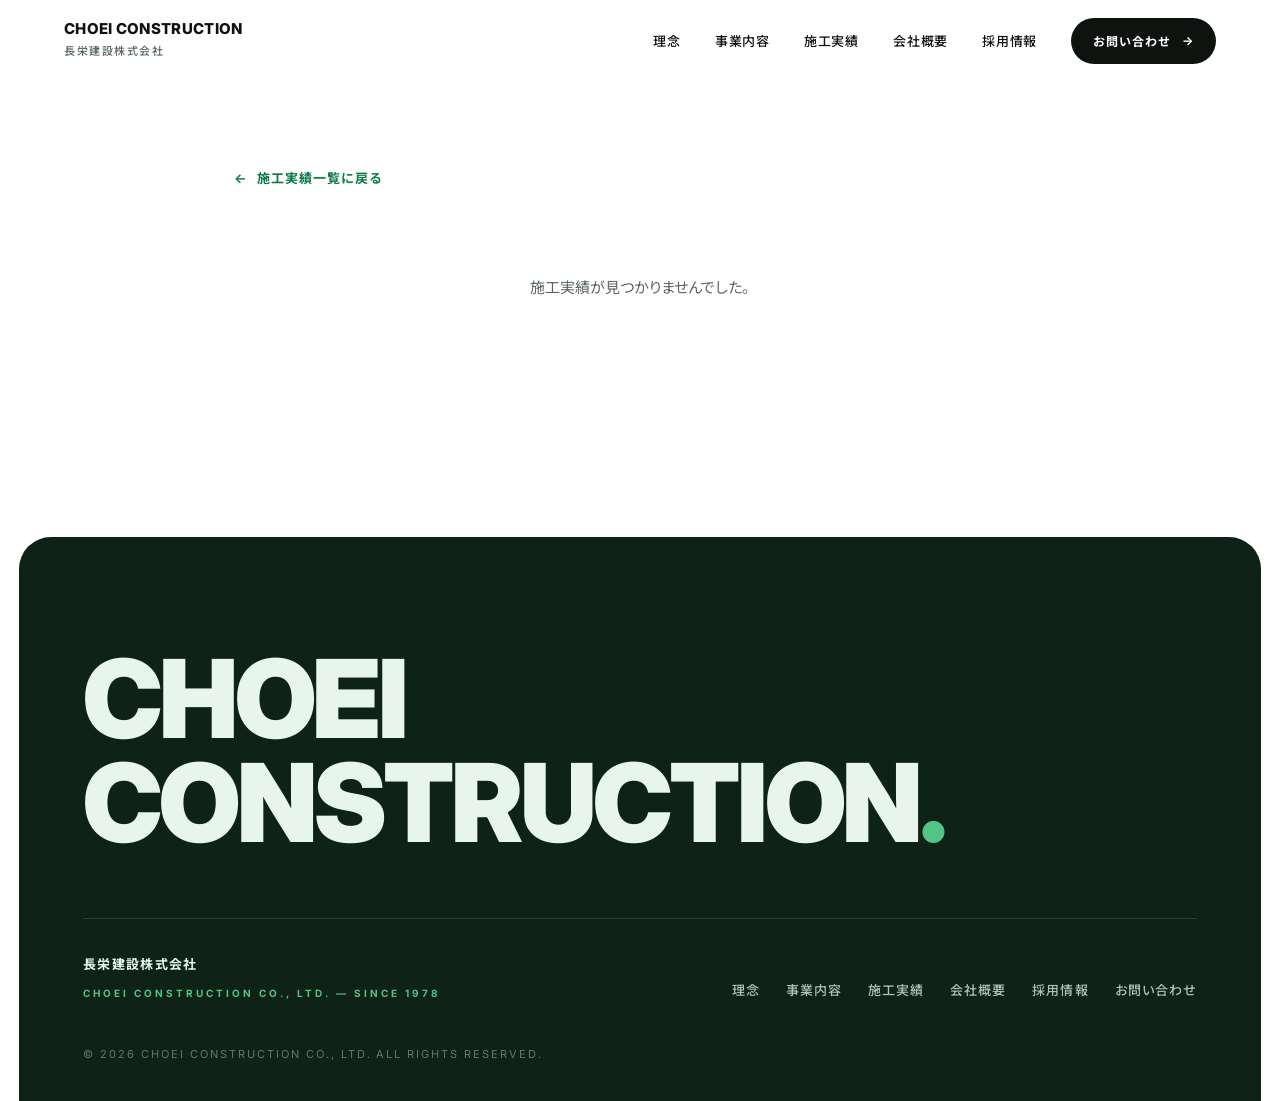
<file: work-detail.html>
﻿<!DOCTYPE html>
<html lang="ja">
<head>
<meta charset="UTF-8">
<meta name="viewport" content="width=device-width, initial-scale=1.0">

<!-- Favicon -->
<link rel="icon" href="/favicon.ico" sizes="any">
<link rel="icon" type="image/svg+xml" href="/favicon.svg">
<link rel="icon" type="image/png" sizes="96x96" href="/favicon-96x96.png">
<link rel="apple-touch-icon" sizes="180x180" href="/apple-touch-icon.png">
<link rel="manifest" href="/site.webmanifest">
<meta name="theme-color" content="#ffffff">

<title>施工実績詳細 | 長栄建設株式会社</title>
<link rel="preconnect" href="https://fonts.googleapis.com">
<link rel="preconnect" href="https://fonts.gstatic.com" crossorigin>
<link href="https://fonts.googleapis.com/css2?family=Inter:wght@500;700;800;900&family=Noto+Sans+JP:wght@400;500;700;900&display=swap" rel="stylesheet">
<link rel="stylesheet" href="assets/style.css?v=3">
<script>document.documentElement.classList.add('js');</script>
</head>
<body>

<header class="site-header">
  <a href="index.html" class="brand" aria-label="長栄建設株式会社 トップページ">
    <span class="brand-en">CHOEI CONSTRUCTION</span>
    <span class="brand-ja">長栄建設株式会社</span>
  </a>
  <nav class="global-nav" aria-label="グローバルナビゲーション">
    <a href="index.html#philosophy">理念</a>
    <a href="index.html#services">事業内容</a>
    <a href="index.html#works">施工実績</a>
    <a href="index.html#company">会社概要</a>
    <a href="recruit.html">採用情報</a>
    <a href="contact.html" class="btn btn-ink btn-sm">お問い合わせ<span class="arw">→</span></a>
  </nav>
  <button class="menu-btn" type="button" aria-expanded="false" aria-controls="menuOverlay" aria-label="メニューを開閉">
    <span></span><span></span>
  </button>
</header>

<div class="menu-overlay" id="menuOverlay">
  <nav aria-label="メニュー">
    <a href="index.html" style="--i:0">Top<small>トップ</small></a>
    <a href="index.html#philosophy" style="--i:1">Philosophy<small>理念</small></a>
    <a href="index.html#services" style="--i:2">Services<small>事業内容</small></a>
    <a href="index.html#works" style="--i:3">Works<small>施工実績</small></a>
    <a href="index.html#company" style="--i:4">Company<small>会社概要</small></a>
    <a href="recruit.html" style="--i:5">Recruit<small>採用情報</small></a>
    <a href="contact.html" style="--i:6">Contact<small>お問い合わせ</small></a>
  </nav>
  <div class="menu-foot">CHOEI CONSTRUCTION CO., LTD. — SINCE 1978</div>
</div>

<main class="detail-wrap">
  <a href="index.html#works" class="back-link">施工実績一覧に戻る</a>
  <div id="detail-content"></div>
</main>

<footer class="site-footer">
  <div class="container">
    <p class="footer-brand">CHOEI<br>CONSTRUCTION<em>.</em></p>
    <div class="footer-mid">
      <div class="footer-co">長栄建設株式会社<small>Choei Construction Co., Ltd. — Since 1978</small></div>
      <nav class="footer-nav" aria-label="フッターナビゲーション">
        <a href="index.html#philosophy">理念</a>
        <a href="index.html#services">事業内容</a>
        <a href="index.html#works">施工実績</a>
        <a href="index.html#company">会社概要</a>
        <a href="recruit.html">採用情報</a>
        <a href="contact.html">お問い合わせ</a>
      </nav>
    </div>
    <p class="footer-copy">© 2026 CHOEI CONSTRUCTION CO., LTD. ALL RIGHTS RESERVED.</p>
  </div>
</footer>

<script>
  /* ===== 施工実績データ（index.htmlと同じ） ===== */
  var worksData = [
    { image: "works/AAFC01DA-112D-4A0C-AB22-9C0989D06464.jpg", category: "Civil", title: "公園等施設補修工事（秩父・公園施設補修工その２）", year: "令和8年竣工", town: "秩父市別所地内", client: "埼玉県" },
    { image: "works/20251202_163239.jpg", category: "Bridge", title: "（緊）橋りょう修繕工事（沙羅ノ樹橋床版補修工）", year: "令和8年竣工", town: "秩父市大滝", client: "埼玉県秩父県土整備事務所" },
    { image: "works/KSI00361.jpg", category: "Road", title: "舗装指定修繕工事（金沢工区）", year: "令和7年竣工", town: "秩父郡皆野町", client: "埼玉県秩父県土整備事務所" },
    { image: "works/KSI00133.jpg", category: "Road", title: "皆野寄居有料道路　釜伏トンネル路面切削工事", year: "令和7年竣工", town: "秩父郡皆野町", client: "埼玉県道路公社" },
    { image: "works/KSI00247.jpg", category: "Bridge", title: "橋りょう補修工事（上ノ山橋補修工）", year: "令和6年竣工", town: "秩父市大滝", client: "埼玉県秩父県土整備事務所" },
    { image: "works/生川完成.jpg", category: "Civil", title: "生川山村生活安全対策工事", year: "令和5年竣工", town: "秩父郡横瀬町", client: "埼玉県秩父農林振興センター" },
    { image: "works/KSI00406.jpg", category: "River", title: "銅の入沢護岸整備工事", year: "令和5年竣工", town: "秩父郡長瀞町", client: "長瀞町" },
    { image: "works/KSI00898.jpg", category: "Erosion Control", title: "砂防施設工事（金山沢流路工その１）", year: "令和3年竣工", town: "秩父郡皆野町", client: "埼玉県秩父県土整備事務所" },
    { image: "works/DSC_1571.JPG", category: "Bridge", title: "橋りょう修繕工事（栗谷瀬橋耐震補強工２工区）", year: "平成29年竣工", town: "秩父郡皆野町", client: "埼玉県秩父県土整備事務所" },
    { image: "works/DSCF1685.JPG", category: "Road / Bridge", title: "地方特定道路（橋りょう維持）整備工事（秩父公園橋橋面舗装工）", year: "平成27年竣工", town: "秩父市中村町", client: "埼玉県秩父県土整備事務所" }
  ];
  /* ============================================= */

  var params = new URLSearchParams(window.location.search);
  var id = parseInt(params.get('id'));
  var content = document.getElementById('detail-content');

  if (isNaN(id) || id < 0 || id >= worksData.length) {
    content.innerHTML = '<div class="not-found">施工実績が見つかりませんでした。</div>';
  } else {
    var w = worksData[id];
    document.title = w.title + ' | 長栄建設株式会社';

    var rows = '';
    rows += '<tr><th>工事名</th><td>' + w.title + '</td></tr>';
    if (w.town)   rows += '<tr><th>市町村名</th><td>' + w.town + '</td></tr>';
    if (w.client) rows += '<tr><th>発注者</th><td>' + w.client + '</td></tr>';
    rows += '<tr><th>竣工年度</th><td>' + w.year + '</td></tr>';
    rows += '<tr><th>工種</th><td>' + w.category + '</td></tr>';

    content.innerHTML =
      '<div class="detail-category"><span class="tag tag-accent">' + w.category + '</span><span class="tag">' + w.year + '</span></div>' +
      '<h1 class="detail-title">' + w.title + '</h1>' +
      '<img class="detail-img" src="' + w.image + '" alt="' + w.title + '">' +
      '<table class="detail-table">' + rows + '</table>';
  }
</script>
<script src="assets/site.js?v=1"></script>

</body>
</html>
</file>
<file: assets/style.css>
/* =============================================================
   長栄建設株式会社 — Design System
   白基調 × ブランド緑アクセント（Goodpatch風デザイン重視リニューアル）
   ============================================================= */

:root {
  --paper: #ffffff;
  --paper-warm: #f4f6f4;
  --ink: #0f1310;
  --ink-soft: #5a6560;
  --line: rgba(15, 19, 16, 0.12);
  --accent: #0e7a45;          /* テキスト可能な濃緑（白地でAAコントラスト） */
  --accent-bright: #52c483;   /* 装飾・大型図形専用（白地の本文には使わない） */
  --ink-bg: #0e2218;          /* 反転セクション（旧ブランド色を継承） */
  --ink-bg-soft: #162d20;
  --paper-on-dark: #e8f5ee;
  --container: 1400px;
  --pad: clamp(20px, 5vw, 64px);
  --ease: cubic-bezier(0.22, 1, 0.36, 1);
  --font-en: 'Inter', 'Noto Sans JP', sans-serif;
  --font-ja: 'Noto Sans JP', sans-serif;
}

* { margin: 0; padding: 0; box-sizing: border-box; }
html { scroll-behavior: smooth; -webkit-text-size-adjust: 100%; }
body {
  font-family: var(--font-ja);
  background: var(--paper);
  color: var(--ink);
  font-size: 15px;
  line-height: 2;
  overflow-x: hidden;
  font-feature-settings: "palt";
}
img { max-width: 100%; display: block; }
a { color: inherit; }
::selection { background: var(--accent-bright); color: var(--ink-bg); }

:focus-visible { outline: 2px solid var(--accent); outline-offset: 3px; border-radius: 2px; }

/* ---------- utilities ---------- */
.container { max-width: var(--container); margin-inline: auto; padding-inline: var(--pad); }

.label {
  font-family: var(--font-en);
  font-size: 11px;
  font-weight: 700;
  letter-spacing: 0.28em;
  text-transform: uppercase;
  color: var(--accent);
  display: flex;
  align-items: center;
  gap: 10px;
}
.label::before { content: ''; width: 8px; height: 8px; border-radius: 2px; background: var(--accent-bright); flex: none; }

.sec-head { margin-bottom: clamp(40px, 6vw, 72px); }
.sec-title-en {
  font-family: var(--font-en);
  font-size: clamp(36px, 7.5vw, 110px);
  font-weight: 800;
  letter-spacing: -0.03em;
  line-height: 1;
  text-transform: uppercase;
  margin-top: 18px;
}
.sec-title-en .accent-dot { color: var(--accent-bright); }
.sec-title-ja { margin-top: 14px; font-size: 14px; font-weight: 700; color: var(--ink-soft); letter-spacing: 0.12em; }

section { padding: clamp(80px, 11vw, 160px) 0; }

/* ---------- reveal（JS有効時のみ隠す） ---------- */
.js .reveal {
  opacity: 0;
  transform: translateY(30px);
  transition: opacity 0.9s var(--ease), transform 0.9s var(--ease);
  transition-delay: var(--d, 0s);
}
.js .reveal.is-visible { opacity: 1; transform: none; }

/* =============================================================
   HEADER
   ============================================================= */
.site-header {
  position: fixed;
  top: 0; left: 0; right: 0;
  z-index: 1000;
  display: flex;
  align-items: center;
  justify-content: space-between;
  padding: 18px var(--pad);
  transition: background 0.4s, box-shadow 0.4s, padding 0.4s;
}
.site-header.is-scrolled {
  background: rgba(255, 255, 255, 0.88);
  backdrop-filter: blur(14px);
  -webkit-backdrop-filter: blur(14px);
  box-shadow: 0 1px 0 var(--line);
  padding-block: 12px;
}

.brand { display: flex; flex-direction: column; gap: 2px; text-decoration: none; z-index: 1002; }
.brand-en { font-family: var(--font-en); font-size: 15px; font-weight: 800; letter-spacing: 0.02em; line-height: 1.1; }
.brand-ja { font-size: 11px; font-weight: 500; color: var(--ink-soft); letter-spacing: 0.14em; }

.global-nav { display: flex; align-items: center; gap: 34px; }
.global-nav a:not(.btn) {
  font-size: 13px;
  font-weight: 500;
  text-decoration: none;
  letter-spacing: 0.06em;
  position: relative;
  padding: 6px 0;
}
.global-nav a:not(.btn)::after {
  content: '';
  position: absolute;
  left: 0; bottom: 0;
  width: 100%; height: 2px;
  background: var(--accent);
  transform: scaleX(0);
  transform-origin: right;
  transition: transform 0.35s var(--ease);
}
.global-nav a:not(.btn):hover::after { transform: scaleX(1); transform-origin: left; }

/* ---------- hamburger ---------- */
.menu-btn {
  display: none;
  z-index: 1002;
  width: 48px; height: 48px;
  border: 0;
  border-radius: 999px;
  background: var(--ink);
  cursor: pointer;
  position: relative;
}
.menu-btn span {
  position: absolute;
  left: 14px; right: 14px;
  height: 2px;
  background: #fff;
  transition: transform 0.35s var(--ease), top 0.35s var(--ease), opacity 0.3s;
}
.menu-btn span:nth-child(1) { top: 19px; }
.menu-btn span:nth-child(2) { top: 27px; }
.menu-open .menu-btn span:nth-child(1) { top: 23px; transform: rotate(45deg); }
.menu-open .menu-btn span:nth-child(2) { top: 23px; transform: rotate(-45deg); }

.menu-overlay {
  position: fixed;
  inset: 0;
  z-index: 1001;
  background: var(--ink-bg);
  color: var(--paper-on-dark);
  display: flex;
  flex-direction: column;
  justify-content: center;
  padding: 100px var(--pad) 60px;
  opacity: 0;
  visibility: hidden;
  transition: opacity 0.45s var(--ease), visibility 0.45s;
}
.menu-open .menu-overlay { opacity: 1; visibility: visible; }
.menu-overlay nav { display: flex; flex-direction: column; gap: 6px; }
.menu-overlay nav a {
  font-family: var(--font-en);
  font-size: clamp(34px, 9vw, 56px);
  font-weight: 800;
  letter-spacing: -0.02em;
  line-height: 1.3;
  text-transform: uppercase;
  text-decoration: none;
  display: flex;
  align-items: baseline;
  gap: 16px;
  transform: translateY(26px);
  opacity: 0;
  transition: transform 0.6s var(--ease), opacity 0.6s var(--ease), color 0.3s;
  transition-delay: 0s;
}
.menu-open .menu-overlay nav a { transform: none; opacity: 1; transition-delay: calc(0.06s * var(--i, 0) + 0.1s); }
.menu-overlay nav a small { font-family: var(--font-ja); font-size: 12px; font-weight: 500; letter-spacing: 0.15em; color: var(--accent-bright); }
.menu-overlay nav a:hover { color: var(--accent-bright); }
.menu-overlay .menu-foot { margin-top: 48px; font-family: var(--font-en); font-size: 11px; letter-spacing: 0.25em; color: rgba(232, 245, 238, 0.5); text-transform: uppercase; }

/* =============================================================
   BUTTONS
   ============================================================= */
.btn {
  display: inline-flex;
  align-items: center;
  justify-content: center;
  gap: 12px;
  padding: 16px 34px;
  border-radius: 999px;
  font-family: var(--font-ja);
  font-size: 14px;
  font-weight: 700;
  letter-spacing: 0.08em;
  text-decoration: none;
  border: 0;
  cursor: pointer;
  transition: background 0.35s var(--ease), color 0.35s var(--ease), transform 0.35s var(--ease), border-color 0.35s;
}
.btn .arw { font-family: var(--font-en); transition: transform 0.35s var(--ease); }
.btn:hover .arw { transform: translateX(5px); }
.btn-ink { background: var(--ink); color: #fff; }
.btn-ink:hover { background: var(--accent); transform: translateY(-2px); }
.btn-outline { background: transparent; color: var(--ink); box-shadow: inset 0 0 0 1px var(--ink); }
.btn-outline:hover { background: var(--ink); color: #fff; transform: translateY(-2px); }
.btn-paper { background: var(--paper); color: var(--ink); }
.btn-paper:hover { background: var(--accent-bright); color: var(--ink-bg); transform: translateY(-2px); }
.btn-sm { padding: 11px 22px; font-size: 12px; }

/* =============================================================
   HERO（トップ）
   ============================================================= */
.hero {
  position: relative;
  padding: clamp(150px, 20vh, 220px) 0 0;
  overflow: hidden;
}
.hero-label {
  font-family: var(--font-en);
  font-size: clamp(11px, 1.4vw, 13px);
  font-weight: 700;
  letter-spacing: 0.32em;
  text-transform: uppercase;
  color: var(--accent);
  margin-bottom: clamp(20px, 3vw, 36px);
}
.hero-title {
  font-family: var(--font-en);
  font-weight: 900;
  font-size: clamp(36px, 11.5vw, 168px);
  line-height: 0.92;
  letter-spacing: -0.035em;
  text-transform: uppercase;
}
.hero-title .line { display: block; overflow: hidden; }
.hero-title .line > span { display: inline-block; }
.js .hero-title .line > span { transform: translateY(112%); animation: riseUp 1s var(--ease) forwards; }
.js .hero-title .line:nth-child(1) > span { animation-delay: 0.15s; }
.js .hero-title .line:nth-child(2) > span { animation-delay: 0.28s; }
.js .hero-title .line:nth-child(3) > span { animation-delay: 0.41s; }
@keyframes riseUp { to { transform: translateY(0); } }
.hero-title .outline {
  color: transparent;
  -webkit-text-stroke: 2px var(--ink);
}
.hero-title .green { color: var(--accent-bright); }

.hero-lead {
  display: flex;
  flex-wrap: wrap;
  align-items: flex-end;
  justify-content: space-between;
  gap: 28px;
  margin-top: clamp(32px, 5vw, 64px);
}
.hero-copy-ja { font-size: clamp(20px, 2.6vw, 30px); font-weight: 900; letter-spacing: 0.06em; line-height: 1.7; }
.hero-desc { max-width: 460px; font-size: 14px; line-height: 2.2; color: var(--ink-soft); }

.hero-visual {
  position: relative;
  margin-top: clamp(40px, 6vw, 80px);
  border-radius: 24px 24px 0 0;
  overflow: hidden;
  height: clamp(300px, 55vh, 640px);
}
.hero-visual img { width: 100%; height: 100%; object-fit: cover; }
.js .hero-visual { clip-path: inset(0 0 100% 0); animation: unveil 1.2s 0.55s var(--ease) forwards; }
@keyframes unveil { to { clip-path: inset(0 0 0 0); } }
.js .hero-visual img { transform: scale(1.12); animation: settle 1.6s 0.55s var(--ease) forwards; }
@keyframes settle { to { transform: scale(1); } }
.hero-visual .chip {
  position: absolute;
  left: clamp(16px, 3vw, 32px);
  bottom: clamp(16px, 3vw, 32px);
  background: rgba(15, 19, 16, 0.72);
  backdrop-filter: blur(8px);
  color: #fff;
  font-size: 12px;
  font-weight: 500;
  letter-spacing: 0.12em;
  padding: 10px 18px;
  border-radius: 999px;
}
.hero-scroll {
  margin-top: clamp(28px, 4vw, 48px);
  font-family: var(--font-en);
  font-size: 10px;
  font-weight: 700;
  letter-spacing: 0.3em;
  text-transform: uppercase;
  color: var(--ink-soft);
  display: flex;
  justify-content: flex-end;
  align-items: center;
  gap: 12px;
}
.hero-scroll::after { content: ''; width: 56px; height: 1px; background: var(--ink); animation: scrollHint 2s ease-in-out infinite; transform-origin: left; }
@keyframes scrollHint { 0%, 100% { transform: scaleX(1); opacity: 1; } 50% { transform: scaleX(0.4); opacity: 0.4; } }

/* =============================================================
   MARQUEE
   ============================================================= */
.marquee {
  border-block: 1px solid var(--line);
  padding: clamp(18px, 2.5vw, 30px) 0;
  overflow: hidden;
  white-space: nowrap;
}
.marquee-track { display: inline-flex; align-items: center; gap: clamp(28px, 4vw, 56px); padding-right: clamp(28px, 4vw, 56px); animation: marquee 26s linear infinite; will-change: transform; }
@keyframes marquee { to { transform: translateX(-50%); } }
.marquee-track span {
  font-family: var(--font-en);
  font-size: clamp(30px, 4.5vw, 62px);
  font-weight: 800;
  letter-spacing: -0.02em;
  text-transform: uppercase;
}
.marquee-track i { font-style: normal; color: var(--accent-bright); font-size: clamp(14px, 2vw, 22px); }
.marquee-track span:nth-child(4n + 3) { color: transparent; -webkit-text-stroke: 1.5px var(--ink); }

/* =============================================================
   PHILOSOPHY
   ============================================================= */
.philosophy-grid { display: grid; grid-template-columns: 1.1fr 1fr; gap: clamp(40px, 6vw, 100px); align-items: start; }
.creed-list { display: flex; flex-direction: column; }
.creed {
  display: flex;
  align-items: baseline;
  gap: clamp(16px, 2.5vw, 32px);
  padding: clamp(20px, 3vw, 34px) 0;
  border-bottom: 1px solid var(--line);
}
.creed:first-child { border-top: 1px solid var(--line); }
.creed-num { font-family: var(--font-en); font-size: 13px; font-weight: 700; color: var(--accent); letter-spacing: 0.1em; }
.creed-word { font-size: clamp(34px, 5.5vw, 62px); font-weight: 900; letter-spacing: 0.08em; line-height: 1.2; }
.creed-word .green-dot { color: var(--accent-bright); }
.philosophy-text p { margin-bottom: 22px; font-size: 15px; line-height: 2.3; color: var(--ink); }
.philosophy-text p:last-child { margin-bottom: 0; }

/* =============================================================
   STATS
   ============================================================= */
.stats { background: var(--paper-warm); border-radius: 32px; margin-inline: clamp(8px, 1.5vw, 24px); }
.stats-grid { display: grid; grid-template-columns: repeat(4, 1fr); gap: clamp(10px, 1.5vw, 16px); }
.stat {
  background: var(--paper);
  border-radius: 20px;
  padding: clamp(28px, 3.5vw, 48px) clamp(22px, 3vw, 40px);
}
.stat-label { font-family: var(--font-en); font-size: 11px; font-weight: 700; letter-spacing: 0.22em; text-transform: uppercase; color: var(--accent); margin-bottom: 18px; }
.stat-value { font-family: var(--font-en); font-size: clamp(44px, 5.5vw, 76px); font-weight: 800; letter-spacing: -0.03em; line-height: 1; }
.stat-value small { font-family: var(--font-ja); font-size: 0.36em; font-weight: 700; letter-spacing: 0.05em; margin-left: 6px; }
.stat-note { margin-top: 14px; font-size: 12px; line-height: 1.9; color: var(--ink-soft); }

/* =============================================================
   SERVICES
   ============================================================= */
.svc-list { list-style: none; border-top: 1px solid var(--line); }
.svc-row {
  display: grid;
  grid-template-columns: 90px 1fr 1.2fr;
  gap: clamp(20px, 3vw, 48px);
  align-items: start;
  padding: clamp(30px, 4vw, 52px) 0;
  border-bottom: 1px solid var(--line);
  transition: background 0.4s;
}
.svc-num { font-family: var(--font-en); font-size: 14px; font-weight: 700; color: var(--accent); letter-spacing: 0.1em; padding-top: 8px; }
.svc-name { font-size: clamp(20px, 2.6vw, 30px); font-weight: 900; letter-spacing: 0.04em; line-height: 1.5; transition: color 0.3s; }
.svc-en { display: block; font-family: var(--font-en); font-size: 12px; font-weight: 700; letter-spacing: 0.22em; text-transform: uppercase; color: var(--ink-soft); margin-top: 8px; transition: color 0.3s; }
.svc-desc { font-size: 14px; line-height: 2.2; color: var(--ink-soft); }
.svc-row:hover .svc-name { color: var(--accent); }
.svc-row:hover .svc-en { color: var(--accent-bright); }

/* =============================================================
   WORKS
   ============================================================= */
.works { background: var(--paper-warm); border-radius: 32px; margin-inline: clamp(8px, 1.5vw, 24px); }
.works-head { display: flex; flex-wrap: wrap; align-items: flex-end; justify-content: space-between; gap: 24px; }
.works-count { font-family: var(--font-en); font-size: 14px; font-weight: 700; color: var(--ink-soft); letter-spacing: 0.1em; }
.works-count b { color: var(--accent); font-size: 22px; }
.works-grid {
  display: grid;
  grid-template-columns: repeat(2, 1fr);
  gap: clamp(36px, 5vw, 64px) clamp(24px, 3vw, 40px);
  margin-top: clamp(40px, 6vw, 72px);
}
.work-card { text-decoration: none; display: block; }
.work-media {
  border-radius: 18px;
  overflow: hidden;
  aspect-ratio: 4 / 3;
  background: #dde5df;
}
.work-media img { width: 100%; height: 100%; object-fit: cover; transition: transform 0.7s var(--ease); }
.work-card:hover .work-media img { transform: scale(1.06); }
.work-tags { display: flex; flex-wrap: wrap; gap: 8px; margin-top: 18px; }
.tag {
  font-family: var(--font-en);
  font-size: 10px;
  font-weight: 700;
  letter-spacing: 0.18em;
  text-transform: uppercase;
  padding: 6px 14px;
  border-radius: 999px;
  border: 1px solid var(--line);
  color: var(--ink-soft);
}
.tag-accent { border-color: transparent; background: var(--ink); color: #fff; }
.work-title-txt { margin-top: 12px; font-size: 16px; font-weight: 700; line-height: 1.8; letter-spacing: 0.02em; transition: color 0.3s; }
.work-card:hover .work-title-txt { color: var(--accent); }
.work-meta { margin-top: 6px; font-size: 12.5px; color: var(--ink-soft); letter-spacing: 0.05em; }

/* =============================================================
   COMPANY
   ============================================================= */
.company-grid { display: grid; grid-template-columns: 1fr 1.6fr; gap: clamp(40px, 6vw, 100px); align-items: start; }
.company-grid .sec-head { position: sticky; top: 120px; margin-bottom: 0; }
.company-table { width: 100%; border-collapse: collapse; }
.company-table tr { border-bottom: 1px solid var(--line); }
.company-table tr:first-child { border-top: 1px solid var(--line); }
.company-table th {
  width: 190px;
  padding: 22px 0;
  font-size: 13px;
  font-weight: 700;
  color: var(--ink-soft);
  letter-spacing: 0.1em;
  text-align: left;
  vertical-align: top;
}
.company-table td { padding: 22px 0 22px 28px; font-size: 14.5px; line-height: 2; }

/* =============================================================
   CERTIFICATIONS（認証・登録ロゴ）
   ============================================================= */
.certs { padding-top: 0; }
.certs-grid {
  list-style: none;
  display: grid;
  grid-template-columns: repeat(4, 1fr);
  gap: clamp(12px, 1.5vw, 20px);
}
.certs-grid-3 { grid-template-columns: repeat(3, 1fr); max-width: 980px; }
.cert-card {
  background: var(--paper);
  border: 1px solid var(--line);
  border-radius: 18px;
  padding: clamp(22px, 2.8vw, 34px) clamp(16px, 2vw, 26px);
  display: flex;
  flex-direction: column;
  align-items: center;
  justify-content: flex-start;
  gap: 18px;
  text-align: center;
}
.cert-card img { width: 100%; height: clamp(64px, 7vw, 92px); object-fit: contain; }
.cert-card p { font-size: 12px; font-weight: 700; color: var(--ink-soft); line-height: 1.7; letter-spacing: 0.04em; margin-top: auto; }
.certs-note { margin-top: clamp(20px, 3vw, 32px); font-size: 12.5px; color: var(--ink-soft); line-height: 2; }

/* =============================================================
   RECRUIT CTA（反転セクション）
   ============================================================= */
.recruit-sec {
  background: var(--ink-bg);
  color: var(--paper-on-dark);
  border-radius: 32px;
  margin-inline: clamp(8px, 1.5vw, 24px);
  position: relative;
  overflow: hidden;
}
.recruit-sec::before {
  content: 'JOIN US';
  position: absolute;
  right: -2%;
  top: -6%;
  font-family: var(--font-en);
  font-size: clamp(120px, 24vw, 340px);
  font-weight: 900;
  letter-spacing: -0.04em;
  color: transparent;
  -webkit-text-stroke: 1px rgba(82, 196, 131, 0.16);
  pointer-events: none;
  white-space: nowrap;
}
.recruit-sec .label { color: var(--accent-bright); }
.recruit-sec .sec-title-en { color: var(--paper-on-dark); }
.recruit-sec .sec-title-ja { color: rgba(232, 245, 238, 0.6); }
.recruit-grid { display: grid; grid-template-columns: 1fr 1fr; gap: clamp(40px, 6vw, 90px); align-items: start; position: relative; z-index: 1; }
.recruit-copy { font-size: 15px; line-height: 2.3; color: rgba(232, 245, 238, 0.85); }
.recruit-points { display: flex; flex-direction: column; }
.r-point { display: grid; grid-template-columns: 56px 1fr; gap: 18px; padding: 26px 0; border-bottom: 1px solid rgba(232, 245, 238, 0.14); }
.r-point:first-child { border-top: 1px solid rgba(232, 245, 238, 0.14); }
.r-point-num { font-family: var(--font-en); font-size: 13px; font-weight: 700; color: var(--accent-bright); letter-spacing: 0.1em; padding-top: 6px; }
.r-point h3 { font-size: 17px; font-weight: 700; margin-bottom: 8px; letter-spacing: 0.04em; }
.r-point p { font-size: 13px; line-height: 2.1; color: rgba(232, 245, 238, 0.66); }

/* =============================================================
   CONTACT（トップ内CTA）
   ============================================================= */
.contact-sec { text-align: center; }
.contact-sec .label { justify-content: center; }
.contact-tel {
  display: inline-block;
  font-family: var(--font-en);
  font-size: clamp(44px, 8.5vw, 110px);
  font-weight: 800;
  letter-spacing: -0.02em;
  line-height: 1.1;
  text-decoration: none;
  margin-top: 28px;
  transition: color 0.3s;
}
.contact-tel:hover { color: var(--accent); }
.contact-note { margin-top: 14px; font-size: 13px; color: var(--ink-soft); letter-spacing: 0.12em; }
.contact-actions { margin-top: 44px; display: flex; justify-content: center; gap: 16px; flex-wrap: wrap; }

/* =============================================================
   FOOTER
   ============================================================= */
.site-footer {
  background: var(--ink-bg);
  color: var(--paper-on-dark);
  border-radius: 32px 32px 0 0;
  margin-inline: clamp(8px, 1.5vw, 24px);
  padding: clamp(60px, 9vw, 110px) 0 36px;
  margin-top: clamp(60px, 9vw, 140px);
}
.footer-brand {
  font-family: var(--font-en);
  font-size: clamp(28px, 8.5vw, 120px);
  font-weight: 900;
  letter-spacing: -0.03em;
  line-height: 0.95;
  text-transform: uppercase;
}
.footer-brand em { font-style: normal; color: var(--accent-bright); }
.footer-mid {
  display: flex;
  flex-wrap: wrap;
  justify-content: space-between;
  align-items: flex-end;
  gap: 28px;
  margin-top: clamp(36px, 5vw, 64px);
  padding-top: 32px;
  border-top: 1px solid rgba(232, 245, 238, 0.14);
}
.footer-nav { display: flex; flex-wrap: wrap; gap: 8px 26px; }
.footer-nav a { font-size: 13px; font-weight: 500; color: rgba(232, 245, 238, 0.75); text-decoration: none; letter-spacing: 0.08em; transition: color 0.3s; }
.footer-nav a:hover { color: var(--accent-bright); }
.footer-co { font-size: 13px; font-weight: 700; letter-spacing: 0.1em; }
.footer-co small { display: block; font-family: var(--font-en); font-size: 10px; font-weight: 700; letter-spacing: 0.3em; color: var(--accent-bright); margin-top: 6px; text-transform: uppercase; }
.footer-copy { margin-top: 40px; font-family: var(--font-en); font-size: 11px; letter-spacing: 0.18em; color: rgba(232, 245, 238, 0.4); }

/* =============================================================
   サブページ共通（page hero）
   ============================================================= */
.page-hero { padding: clamp(150px, 22vh, 230px) 0 clamp(40px, 6vw, 80px); }
.page-hero-en {
  display: block;
  font-family: var(--font-en);
  font-size: clamp(42px, 11vw, 150px);
  font-weight: 900;
  letter-spacing: -0.035em;
  line-height: 0.95;
  text-transform: uppercase;
  margin-top: 18px;
}
.page-hero-en .green { color: var(--accent-bright); }
.page-hero-ja { display: block; margin-top: 20px; font-size: clamp(16px, 2vw, 20px); font-weight: 900; letter-spacing: 0.1em; }
.page-hero-lead { margin-top: 18px; max-width: 620px; font-size: 14px; line-height: 2.2; color: var(--ink-soft); }
.back-link {
  display: inline-flex;
  align-items: center;
  gap: 10px;
  font-size: 13px;
  font-weight: 700;
  color: var(--accent);
  text-decoration: none;
  letter-spacing: 0.08em;
}
.back-link::before { content: '←'; font-family: var(--font-en); transition: transform 0.3s var(--ease); }
.back-link:hover::before { transform: translateX(-5px); }

/* =============================================================
   FORMS（contact / recruit 共通）
   ============================================================= */
.form-wrap { max-width: 780px; margin-inline: auto; }
.form-group { margin-bottom: 34px; }
.form-group > label {
  display: block;
  font-size: 13px;
  font-weight: 700;
  letter-spacing: 0.08em;
  margin-bottom: 12px;
}
.badge-req, .badge-opt {
  display: inline-block;
  margin-left: 10px;
  font-size: 10px;
  font-weight: 700;
  letter-spacing: 0.12em;
  padding: 3px 10px;
  border-radius: 999px;
  vertical-align: 2px;
}
.badge-req { background: var(--accent); color: #fff; }
.badge-opt { border: 1px solid var(--line); color: var(--ink-soft); }

input[type="text"], input[type="email"], input[type="tel"], input[type="date"], select, textarea {
  width: 100%;
  background: var(--paper-warm);
  border: 1px solid transparent;
  border-radius: 14px;
  color: var(--ink);
  font-family: var(--font-ja);
  font-size: 16px;
  padding: 16px 20px;
  outline: none;
  transition: border-color 0.3s, background 0.3s, box-shadow 0.3s;
  appearance: none;
  -webkit-appearance: none;
}
input:focus, select:focus, textarea:focus {
  background: var(--paper);
  border-color: var(--accent);
  box-shadow: 0 0 0 4px rgba(14, 122, 69, 0.12);
}
input::placeholder, textarea::placeholder { color: #9aa5a0; }
textarea { min-height: 190px; resize: vertical; line-height: 1.9; }

.select-wrap { position: relative; }
.select-wrap::after {
  content: '▾';
  position: absolute;
  right: 20px; top: 50%;
  transform: translateY(-50%);
  color: var(--accent);
  pointer-events: none;
  font-size: 15px;
}
select option { background: var(--paper); color: var(--ink); }

.form-row { display: grid; grid-template-columns: 1fr 1fr; gap: 22px; }

.privacy-box {
  background: var(--paper-warm);
  border-radius: 16px;
  padding: 26px 30px;
  margin-bottom: 32px;
}
.privacy-box h3 { font-size: 13px; font-weight: 700; letter-spacing: 0.08em; margin-bottom: 10px; color: var(--accent); }
.privacy-box p { font-size: 12.5px; line-height: 2; color: var(--ink-soft); }

.agree-row { display: flex; align-items: center; gap: 14px; margin-bottom: 40px; cursor: pointer; }
.agree-row input[type="checkbox"] { position: absolute; opacity: 0; width: 1px; height: 1px; }
.custom-check {
  width: 22px; height: 22px; flex: none;
  border: 1.5px solid var(--line);
  border-radius: 7px;
  background: var(--paper-warm);
  display: flex; align-items: center; justify-content: center;
  transition: all 0.25s;
}
.agree-row input:focus-visible + .custom-check { outline: 2px solid var(--accent); outline-offset: 3px; }
.agree-row input:checked + .custom-check { background: var(--accent); border-color: var(--accent); }
.agree-row input:checked + .custom-check::after { content: '✓'; color: #fff; font-size: 13px; font-weight: 700; }
.agree-label { font-size: 14px; font-weight: 500; }

.submit-btn {
  display: block;
  width: 100%;
  padding: 20px;
  background: var(--ink);
  color: #fff;
  font-family: var(--font-ja);
  font-size: 15px;
  font-weight: 700;
  letter-spacing: 0.24em;
  border: 0;
  border-radius: 999px;
  cursor: pointer;
  transition: background 0.35s, transform 0.35s;
}
.submit-btn:hover:not(:disabled) { background: var(--accent); transform: translateY(-2px); }
.submit-btn:disabled { background: #c4ccc7; cursor: not-allowed; }

.complete-msg { display: none; text-align: center; padding: 70px 20px; }
.complete-msg .icon { font-size: 56px; margin-bottom: 20px; }
.complete-msg h2 { font-size: 26px; font-weight: 900; margin-bottom: 14px; letter-spacing: 0.06em; }
.complete-msg p { font-size: 14px; line-height: 2.2; color: var(--ink-soft); }
.complete-msg a { display: inline-block; margin-top: 36px; }

.info-cards { display: grid; grid-template-columns: 1fr 1fr; gap: 16px; margin-bottom: 48px; }
.info-card { background: var(--paper-warm); border-radius: 18px; padding: 28px 30px; }
.info-card h4 { font-family: var(--font-en); font-size: 11px; font-weight: 700; letter-spacing: 0.2em; text-transform: uppercase; color: var(--accent); margin-bottom: 12px; }
.info-card .big { font-family: var(--font-en); font-size: 26px; font-weight: 800; letter-spacing: 0; }
.info-card p { font-size: 14.5px; line-height: 1.9; font-weight: 500; }
.info-card small { display: block; font-size: 12px; color: var(--ink-soft); margin-top: 6px; letter-spacing: 0.05em; }

.map-box { border-radius: 18px; overflow: hidden; }
.map-box iframe { display: block; width: 100%; }
.map-note { margin: 12px 0 56px; font-size: 12px; color: var(--ink-soft); letter-spacing: 0.05em; }

/* =============================================================
   RECRUIT（採用ページ）
   ============================================================= */
.appeal-grid { display: grid; grid-template-columns: repeat(3, 1fr); gap: 16px; }
.appeal-card { background: var(--paper-warm); border-radius: 20px; padding: 40px 34px; }
.appeal-num { font-family: var(--font-en); font-size: 13px; font-weight: 700; color: var(--accent); letter-spacing: 0.1em; margin-bottom: 18px; }
.appeal-card h3 { font-size: 18px; font-weight: 900; letter-spacing: 0.04em; margin-bottom: 12px; }
.appeal-card p { font-size: 13.5px; line-height: 2.1; color: var(--ink-soft); }

.job-card {
  border: 1px solid var(--line);
  border-radius: 18px;
  margin-bottom: 18px;
  overflow: hidden;
  background: var(--paper);
  transition: border-color 0.3s;
}
.job-card:hover { border-color: var(--accent); }
.job-header {
  display: flex;
  align-items: center;
  justify-content: space-between;
  gap: 16px;
  padding: 24px 30px;
  cursor: pointer;
  transition: background 0.3s;
}
.job-header:hover { background: var(--paper-warm); }
.job-header-left { display: flex; align-items: center; gap: 16px; flex-wrap: wrap; }
.job-tag { font-size: 11px; font-weight: 700; letter-spacing: 0.12em; color: #fff; background: var(--accent); padding: 5px 14px; border-radius: 999px; }
.job-title { font-size: 17px; font-weight: 900; letter-spacing: 0.04em; }
.job-toggle { font-family: var(--font-en); font-size: 22px; font-weight: 500; color: var(--accent); transition: transform 0.3s var(--ease); line-height: 1; }
.job-card.open .job-toggle { transform: rotate(45deg); }
.job-body { display: none; padding: 0 30px 28px; }
.job-card.open .job-body { display: block; }
.job-table { width: 100%; border-collapse: collapse; margin-top: 8px; }
.job-table tr { border-bottom: 1px solid var(--line); }
.job-table th { width: 150px; padding: 16px 0; font-size: 13px; font-weight: 700; color: var(--ink-soft); text-align: left; letter-spacing: 0.08em; vertical-align: top; }
.job-table td { padding: 16px 0 16px 28px; font-size: 14px; line-height: 2; }

.radio-group { display: flex; flex-wrap: wrap; gap: 10px; }
.radio-label {
  display: flex;
  align-items: center;
  gap: 10px;
  cursor: pointer;
  padding: 12px 20px;
  border: 1px solid var(--line);
  border-radius: 999px;
  background: var(--paper-warm);
  transition: all 0.25s;
  font-size: 14px;
  font-weight: 500;
}
.radio-label:hover { border-color: var(--accent); }
.radio-label input[type="radio"] { position: absolute; opacity: 0; width: 1px; height: 1px; }
.radio-dot { width: 15px; height: 15px; border: 1.5px solid #b8c2bc; border-radius: 50%; flex: none; background: var(--paper); transition: all 0.25s; }
.radio-label input:checked ~ .radio-dot { background: var(--accent); border-color: var(--accent); box-shadow: inset 0 0 0 3px var(--paper); }
.radio-label:has(input:checked) { border-color: var(--accent); background: rgba(14, 122, 69, 0.08); }

/* =============================================================
   WORK DETAIL
   ============================================================= */
.detail-wrap { max-width: 940px; margin-inline: auto; padding: clamp(130px, 18vh, 180px) var(--pad) 40px; }
.detail-category { margin: 28px 0 14px; display: flex; gap: 8px; flex-wrap: wrap; }
.detail-title { font-size: clamp(24px, 3.6vw, 40px); font-weight: 900; line-height: 1.6; letter-spacing: 0.03em; margin-bottom: 36px; }
.detail-img { width: 100%; max-height: 560px; object-fit: cover; border-radius: 20px; margin-bottom: 44px; }
.detail-table { width: 100%; border-collapse: collapse; }
.detail-table tr { border-bottom: 1px solid var(--line); }
.detail-table tr:first-child { border-top: 1px solid var(--line); }
.detail-table th { width: 160px; padding: 20px 0; font-size: 13px; font-weight: 700; color: var(--ink-soft); letter-spacing: 0.1em; text-align: left; vertical-align: top; }
.detail-table td { padding: 20px 0 20px 28px; font-size: 15px; line-height: 1.9; }
.not-found { text-align: center; padding: 80px 0; color: var(--ink-soft); font-size: 15px; }

/* =============================================================
   RESPONSIVE
   ============================================================= */
@media (max-width: 1024px) {
  .philosophy-grid, .company-grid, .recruit-grid { grid-template-columns: 1fr; }
  .company-grid .sec-head { position: static; }
  .stats-grid { grid-template-columns: repeat(2, 1fr); }
  .certs-grid { grid-template-columns: repeat(3, 1fr); }
}

@media (max-width: 900px) {
  .global-nav { display: none; }
  .menu-btn { display: block; }
}

@media (max-width: 720px) {
  body { font-size: 14px; }
  .works-grid { grid-template-columns: 1fr; }
  .svc-row { grid-template-columns: 1fr; gap: 10px; padding: 26px 0; }
  .svc-num { padding-top: 0; }
  .svc-desc { margin-top: 6px; }
  .form-row { grid-template-columns: 1fr; }
  .info-cards { grid-template-columns: 1fr; }
  .appeal-grid { grid-template-columns: 1fr; }
  .job-header { padding: 20px 22px; }
  .job-body { padding: 0 22px 24px; }
  .job-table th { width: 96px; font-size: 12px; }
  .job-table td { padding-left: 14px; font-size: 13px; }
  .stats-grid { grid-template-columns: 1fr 1fr; }
  .company-table th { width: 110px; font-size: 12px; }
  .company-table td { padding-left: 16px; font-size: 13.5px; }
  .detail-table th { width: 104px; font-size: 12px; }
  .detail-table td { padding-left: 14px; font-size: 14px; }
  .hero-scroll { display: none; }
  .certs-grid, .certs-grid-3 { grid-template-columns: repeat(2, 1fr); }
  .cert-card p { font-size: 11px; }
}

/* =============================================================
   REDUCED MOTION
   ============================================================= */
@media (prefers-reduced-motion: reduce) {
  html { scroll-behavior: auto; }
  .js .reveal { opacity: 1; transform: none; transition: none; }
  .js .hero-title .line > span { transform: none; animation: none; }
  .js .hero-visual { clip-path: none; animation: none; }
  .js .hero-visual img { transform: none; animation: none; }
  .marquee-track { animation: none; white-space: normal; flex-wrap: wrap; }
  .hero-scroll::after { animation: none; }
  .menu-overlay, .menu-overlay nav a, .work-media img, .btn, .btn .arw { transition: none; }
}
</file>
